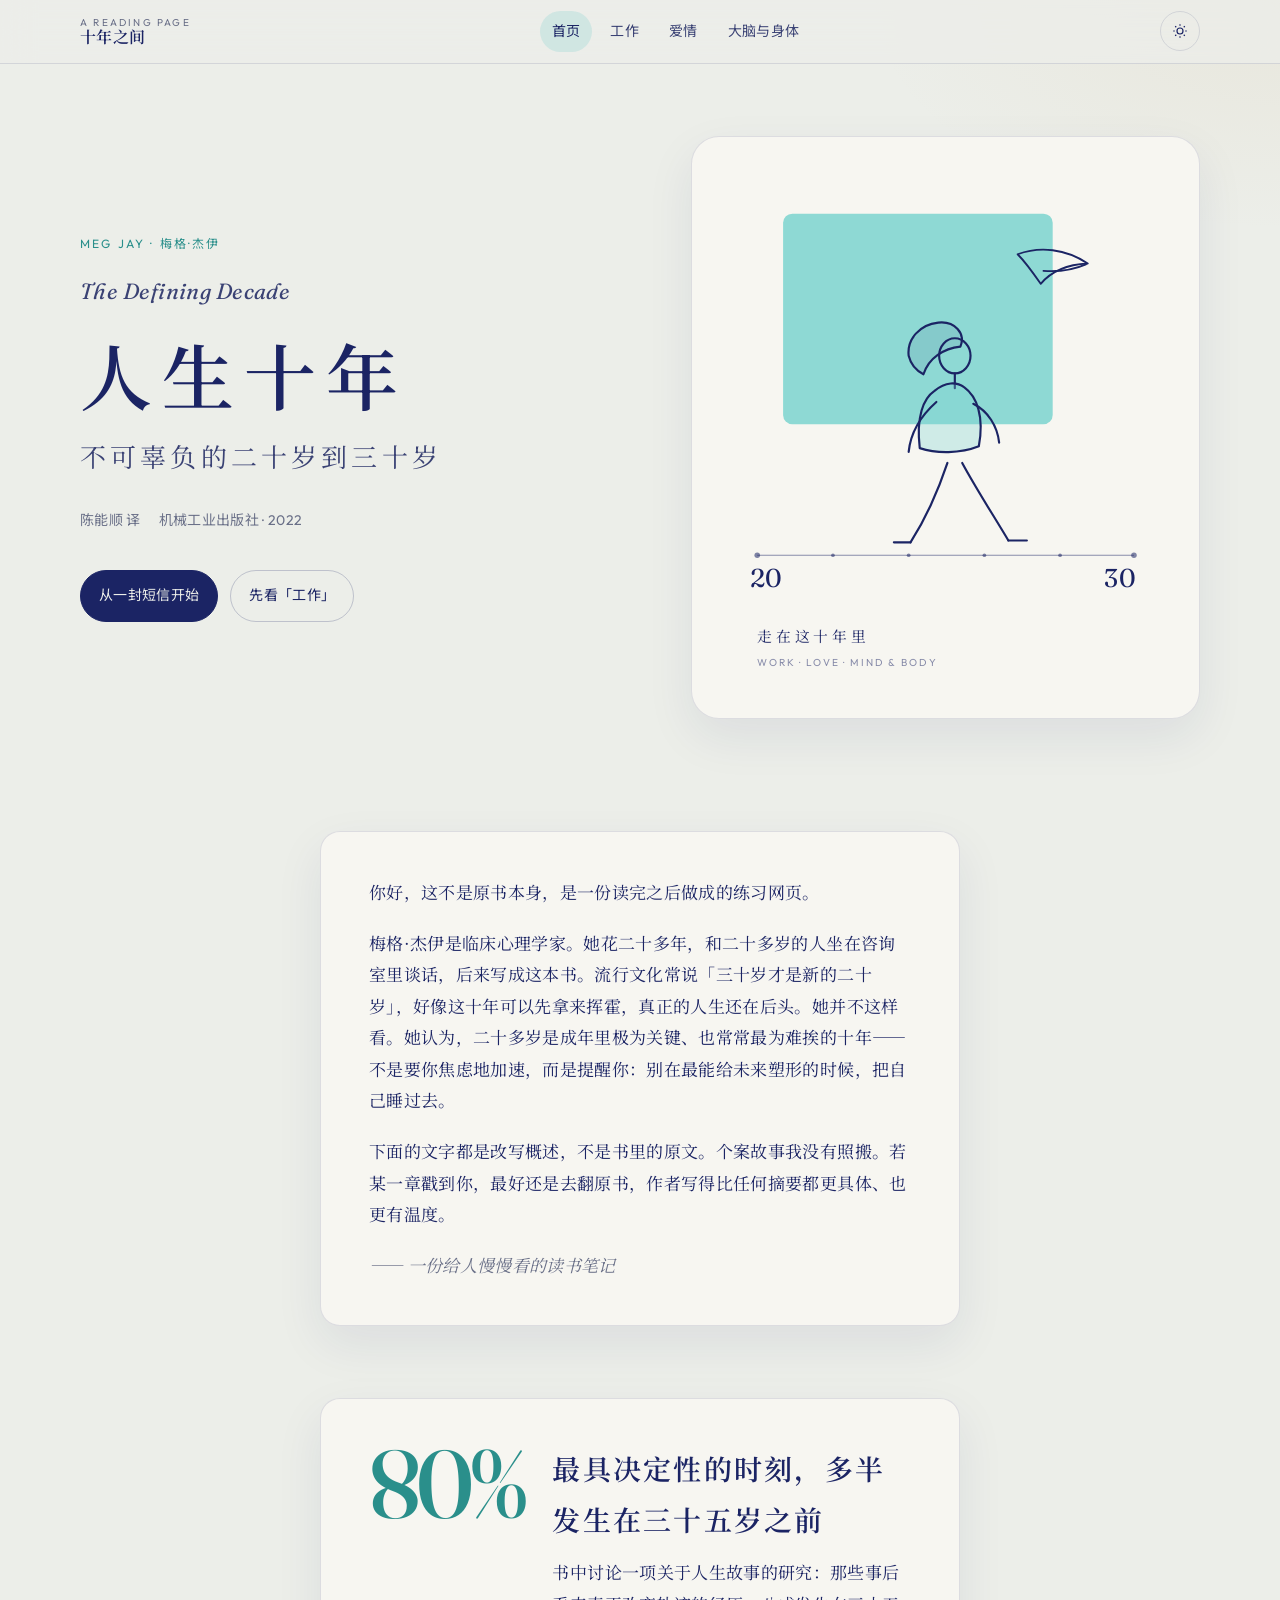
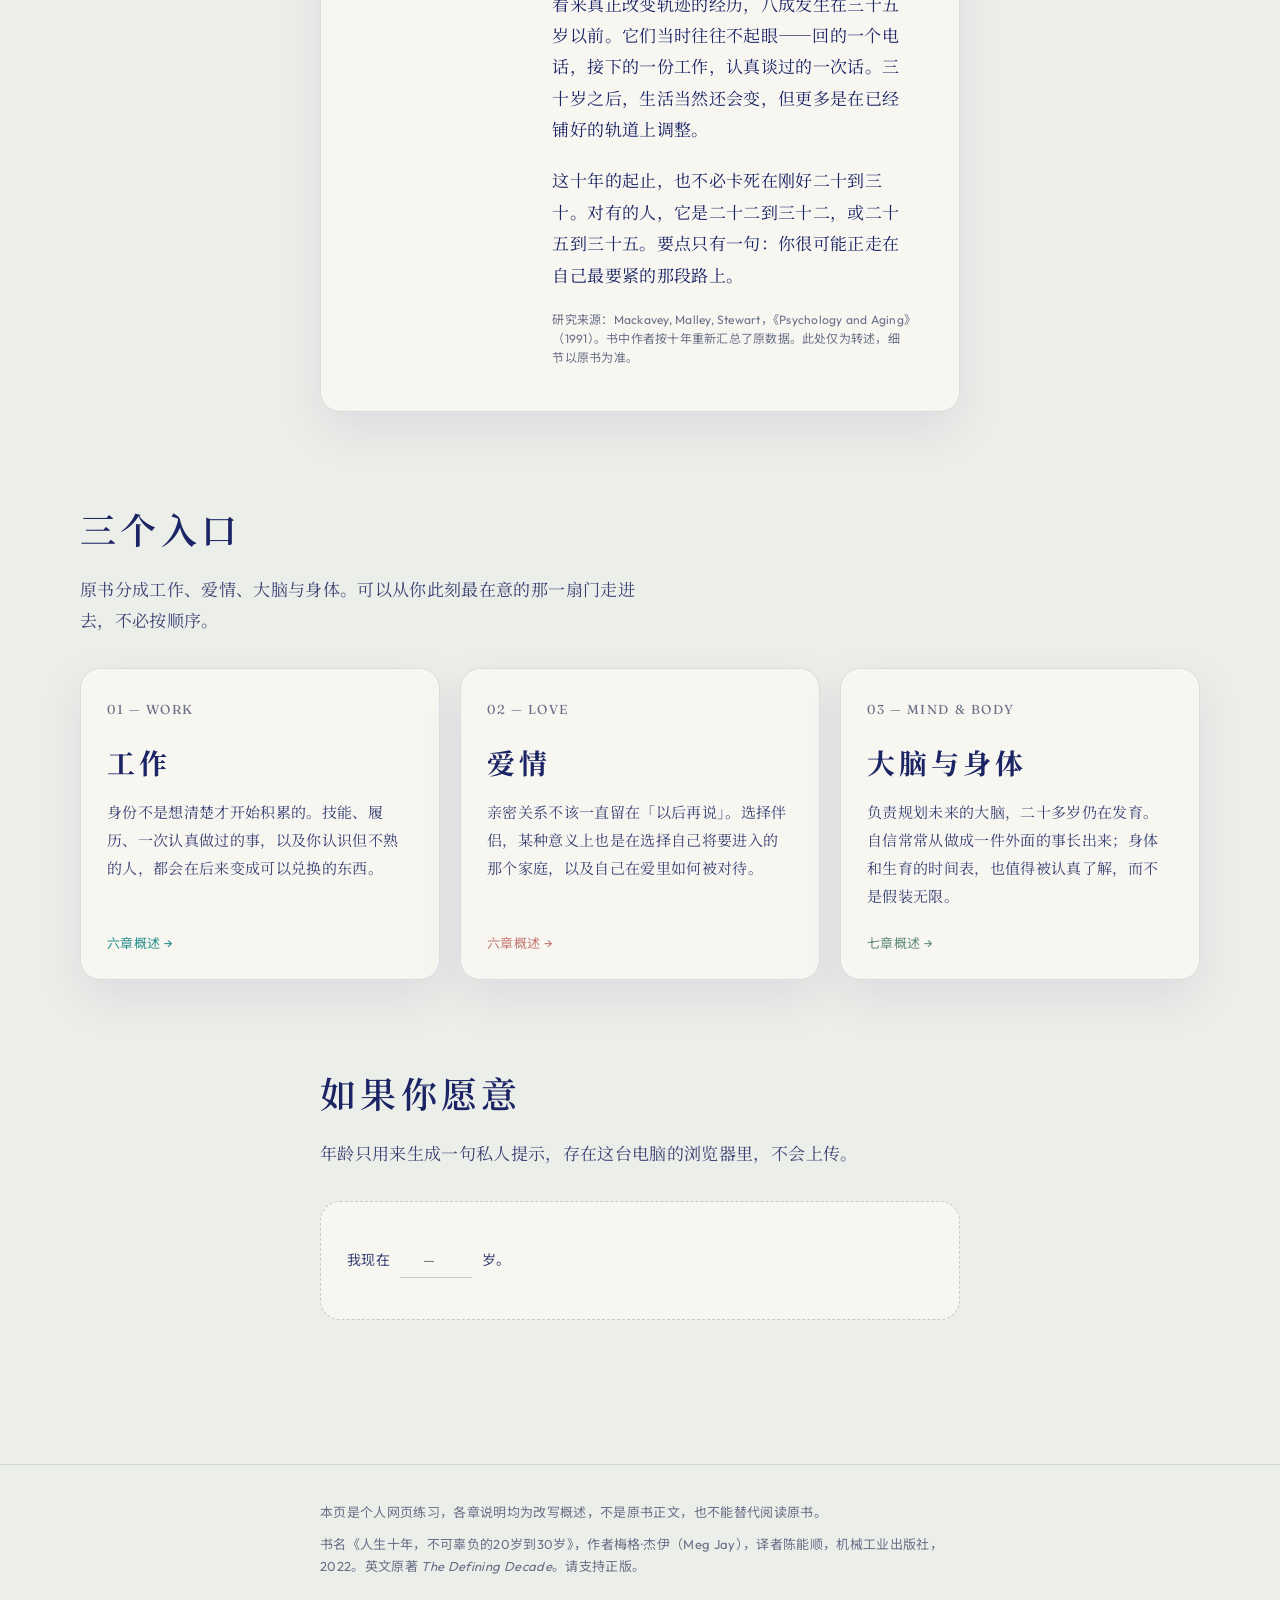
<file: index.html>
<!DOCTYPE html>
<html lang="zh-CN">
<head>
  <meta charset="UTF-8">
  <meta name="viewport" content="width=device-width, initial-scale=1">
  <title>十年之间 · 《人生十年，不可辜负的20岁到30岁》读书页</title>
  <meta name="description" content="一份关于梅格·杰伊《人生十年》的温暖读书网页：用自己的话概述工作、爱情、大脑与身体，供个人阅读练习。">
  <!-- 从 Google Fonts 加载中英文字体：衬线正文 + 英文书名 + 无衬线导航 -->
  <link rel="preconnect" href="https://fonts.googleapis.com">
  <link rel="preconnect" href="https://fonts.gstatic.com" crossorigin>
  <link href="https://fonts.googleapis.com/css2?family=Fraunces:ital,opsz,wght@0,9..144,400;0,9..144,500;1,9..144,400&family=Noto+Sans+SC:wght@400;500&family=Noto+Serif+SC:wght@400;600&family=Outfit:wght@400;500&display=swap" rel="stylesheet">
  <link rel="stylesheet" href="css/style.css">
</head>
<body>
  <header class="site-header">
    <div class="wrap">
      <a class="brand" href="index.html">
        <span class="brand-kicker">A reading page</span>
        <span class="brand-name">十年之间</span>
      </a>
      <nav class="nav" aria-label="栏目">
        <a href="index.html" aria-current="page">首页</a>
        <a href="work.html">工作</a>
        <a href="love.html">爱情</a>
        <a href="mind.html">大脑与身体</a>
      </nav>
      <div style="display:flex;gap:8px;align-items:center;">
        <button class="icon-btn" type="button" data-theme-toggle aria-label="切换夜间模式">
          <!-- 一个图标两用：日间看得到月亮，夜间看得到太阳，用 CSS 当前颜色描边 -->
          <svg width="18" height="18" viewBox="0 0 24 24" fill="none" stroke="currentColor" stroke-width="1.6" aria-hidden="true">
            <circle cx="12" cy="12" r="4"></circle>
            <path d="M12 3v2M12 19v2M3 12h2M19 12h2M5.6 5.6l1.4 1.4M17 17l1.4 1.4M18.4 5.6L17 7M7 17l-1.4 1.4"></path>
          </svg>
        </button>
        <button class="icon-btn menu-btn" type="button" data-menu-toggle aria-label="打开菜单" aria-expanded="false">
          <svg width="18" height="18" viewBox="0 0 24 24" fill="none" stroke="currentColor" stroke-width="1.6" aria-hidden="true">
            <path d="M4 7h16M4 12h16M4 17h16"></path>
          </svg>
        </button>
      </div>
    </div>
  </header>

  <main>
    <section class="hero wrap">
      <!-- 左侧：书名与邀请 -->
      <div class="reveal">
        <p class="eyebrow">Meg Jay · 梅格·杰伊</p>
        <p class="hero-en">The Defining Decade</p>
        <h1>人生十年</h1>
        <p class="hero-sub">不可辜负的二十岁到三十岁</p>
        <p class="hero-meta">
          <span>陈能顺 译</span>
          <span>机械工业出版社 · 2022</span>
        </p>
        <div class="cta-row">
          <a class="btn btn-solid" href="#letter">从一封短信开始</a>
          <a class="btn" href="work.html">先看「工作」</a>
        </div>
      </div>

      <!-- 右侧：原创插画，气质向封面靠拢，但构图是新的，不复制原书封面 -->
      <div class="hero-art reveal" aria-hidden="true">
        <svg viewBox="0 0 480 560" xmlns="http://www.w3.org/2000/svg">
          <!-- 一块像窗口的颜色，向原书封面的青绿色靠近，但构图是新的 -->
          <rect x="64" y="44" width="292" height="228" rx="10" fill="#7ad4cf" opacity="0.84"></rect>

          <!-- 向三十岁方向飞去的鸟 -->
          <g fill="none" stroke="currentColor" stroke-width="2" stroke-linecap="round" stroke-linejoin="round">
            <path d="M318 88c24-9 52-6 76 10-22 1-40 9-51 22-9-13-17-24-25-32z"></path>
            <path d="M346 106c14 1 30 0 46-7"></path>
          </g>

          <!-- 走在 20—30 这条线上的人：侧向迈步，比火柴人更完整一些 -->
          <g fill="none" stroke="currentColor" stroke-width="2.35" stroke-linecap="round" stroke-linejoin="round">
            <path d="M232 162c-20 2-34 18-32 36 2 8 8 16 16 20 6-18 22-28 40-30 6-14-6-28-24-26z" fill="currentColor" fill-opacity="0.08"></path>
            <ellipse cx="250" cy="198" rx="17" ry="19"></ellipse>
            <path d="M250 217v16"></path>
            <path d="M228 236c-12 8-20 28-16 62 18 6 44 6 64-2 6-32-2-54-16-64-8-6-20-6-32 4z" fill="#7ad4cf" fill-opacity="0.32"></path>
            <path d="M230 248c-18 16-28 34-30 54"></path>
            <path d="M270 250c16 8 26 24 28 42"></path>
            <path d="M242 314c-10 30-22 58-40 86"></path>
            <path d="M202 400h-18"></path>
            <path d="M258 314c14 26 32 54 50 84"></path>
            <path d="M308 398h20"></path>
          </g>

          <!-- 脚下的十年刻度 -->
          <line x1="36" y1="414" x2="444" y2="414" stroke="currentColor" stroke-width="1.2" opacity="0.5"></line>
          <g fill="currentColor" opacity="0.55">
            <circle cx="36" cy="414" r="3"></circle>
            <circle cx="118" cy="414" r="2"></circle>
            <circle cx="200" cy="414" r="2"></circle>
            <circle cx="282" cy="414" r="2"></circle>
            <circle cx="364" cy="414" r="2"></circle>
            <circle cx="444" cy="414" r="3"></circle>
          </g>
          <g font-family="Fraunces, Georgia, serif" fill="currentColor">
            <text x="28" y="448" font-size="28">20</text>
            <text x="412" y="448" font-size="28">30</text>
          </g>
          <text x="36" y="508" fill="currentColor" font-family="Noto Serif SC, serif" font-size="16" letter-spacing="4">走在这十年里</text>
          <text x="36" y="534" fill="currentColor" opacity="0.5" font-family="Outfit, sans-serif" font-size="11" letter-spacing="2">WORK · LOVE · MIND &amp; BODY</text>
        </svg>
      </div>
    </section>

    <section class="section" id="letter">
      <div class="narrow">
        <article class="letter reveal">
          <p>你好，这不是原书本身，是一份读完之后做成的练习网页。</p>
          <p>梅格·杰伊是临床心理学家。她花二十多年，和二十多岁的人坐在咨询室里谈话，后来写成这本书。流行文化常说「三十岁才是新的二十岁」，好像这十年可以先拿来挥霍，真正的人生还在后头。她并不这样看。她认为，二十多岁是成年里极为关键、也常常最为难挨的十年——不是要你焦虑地加速，而是提醒你：别在最能给未来塑形的时候，把自己睡过去。</p>
          <p>下面的文字都是改写概述，不是书里的原文。个案故事我没有照搬。若某一章戳到你，最好还是去翻原书，作者写得比任何摘要都更具体、也更有温度。</p>
          <p class="signed">—— 一份给人慢慢看的读书笔记</p>
        </article>
      </div>
    </section>

    <section class="section" style="padding-top:0;">
      <div class="narrow">
        <div class="letter fact reveal">
          <div class="fact-num">80%</div>
          <div>
            <h2 class="section-title" style="font-size:28px;letter-spacing:0.08em;">最具决定性的时刻，多半发生在三十五岁之前</h2>
            <p>书中讨论一项关于人生故事的研究：那些事后看来真正改变轨迹的经历，八成发生在三十五岁以前。它们当时往往不起眼——回的一个电话，接下的一份工作，认真谈过的一次话。三十岁之后，生活当然还会变，但更多是在已经铺好的轨道上调整。</p>
            <p>这十年的起止，也不必卡死在刚好二十到三十。对有的人，它是二十二到三十二，或二十五到三十五。要点只有一句：你很可能正走在自己最要紧的那段路上。</p>
            <small>研究来源：Mackavey, Malley, Stewart，《Psychology and Aging》（1991）。书中作者按十年重新汇总了原数据。此处仅为转述，细节以原书为准。</small>
          </div>
        </div>
      </div>
    </section>

    <section class="section" style="padding-top:12px;">
      <div class="wrap">
        <h2 class="section-title">三个入口</h2>
        <p class="section-lead">原书分成工作、爱情、大脑与身体。可以从你此刻最在意的那一扇门走进去，不必按顺序。</p>
        <div class="part-grid">
          <a class="part-card work reveal" href="work.html">
            <span class="n">01 — WORK</span>
            <h3>工作</h3>
            <p>身份不是想清楚才开始积累的。技能、履历、一次认真做过的事，以及你认识但不熟的人，都会在后来变成可以兑换的东西。</p>
            <span class="more">六章概述 →</span>
          </a>
          <a class="part-card love reveal" href="love.html">
            <span class="n">02 — LOVE</span>
            <h3>爱情</h3>
            <p>亲密关系不该一直留在「以后再说」。选择伴侣，某种意义上也是在选择自己将要进入的那个家庭，以及自己在爱里如何被对待。</p>
            <span class="more">六章概述 →</span>
          </a>
          <a class="part-card mind reveal" href="mind.html">
            <span class="n">03 — MIND &amp; BODY</span>
            <h3>大脑与身体</h3>
            <p>负责规划未来的大脑，二十多岁仍在发育。自信常常从做成一件外面的事长出来；身体和生育的时间表，也值得被认真了解，而不是假装无限。</p>
            <span class="more">七章概述 →</span>
          </a>
        </div>
      </div>
    </section>

    <section class="section" style="padding-top:8px;">
      <div class="narrow">
        <h2 class="section-title">如果你愿意</h2>
        <p class="section-lead">年龄只用来生成一句私人提示，存在这台电脑的浏览器里，不会上传。</p>
        <div class="note-box">
          <div class="age-row">
            <span>我现在</span>
            <input data-age type="number" min="1" max="99" inputmode="numeric" aria-label="年龄（可选）" placeholder="—">
            <span>岁。</span>
          </div>
          <p class="age-msg" data-age-msg></p>
        </div>
      </div>
    </section>
  </main>

  <footer class="site-footer">
    <div class="narrow">
      <p>本页是个人网页练习，各章说明均为改写概述，不是原书正文，也不能替代阅读原书。</p>
      <p>书名《人生十年，不可辜负的20岁到30岁》，作者梅格·杰伊（Meg Jay），译者陈能顺，机械工业出版社，2022。英文原著 <i>The Defining Decade</i>。请支持正版。</p>
    </div>
  </footer>
  <script src="js/main.js"></script>
</body>
</html>
</file>
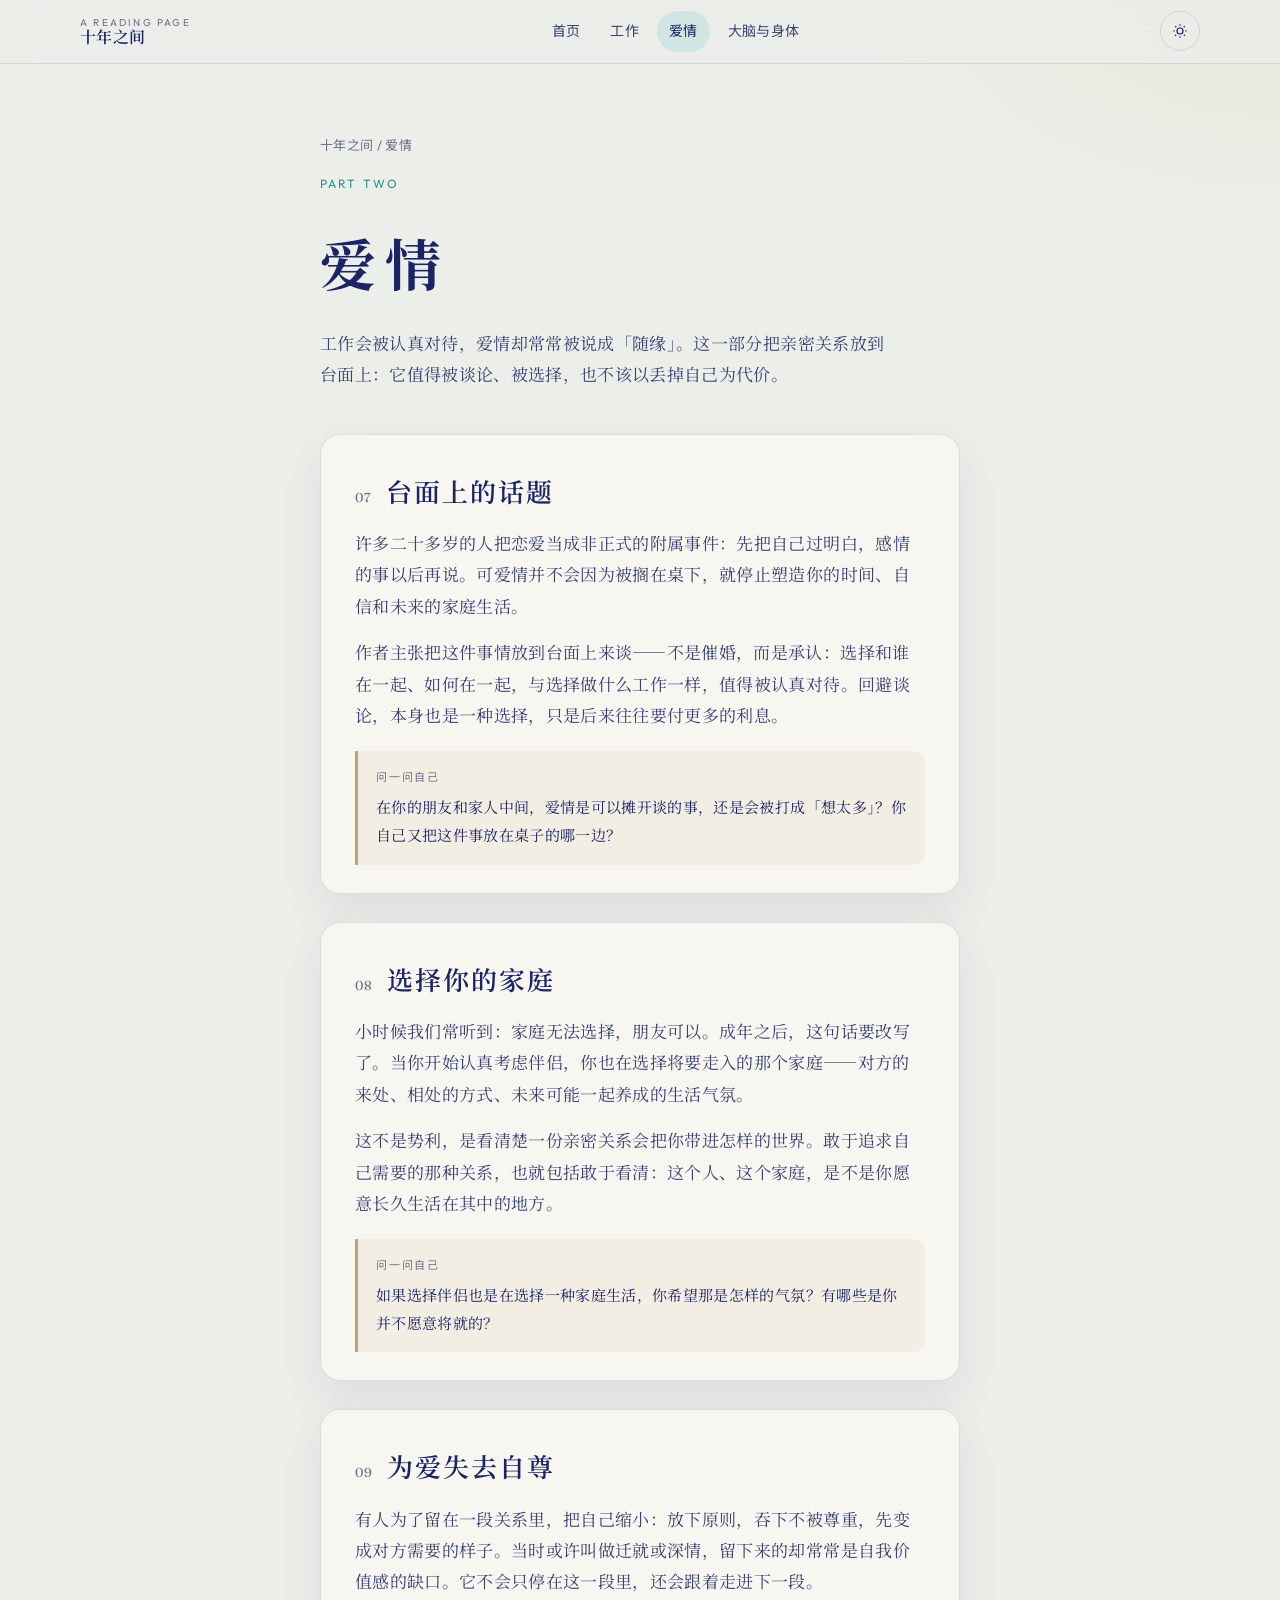
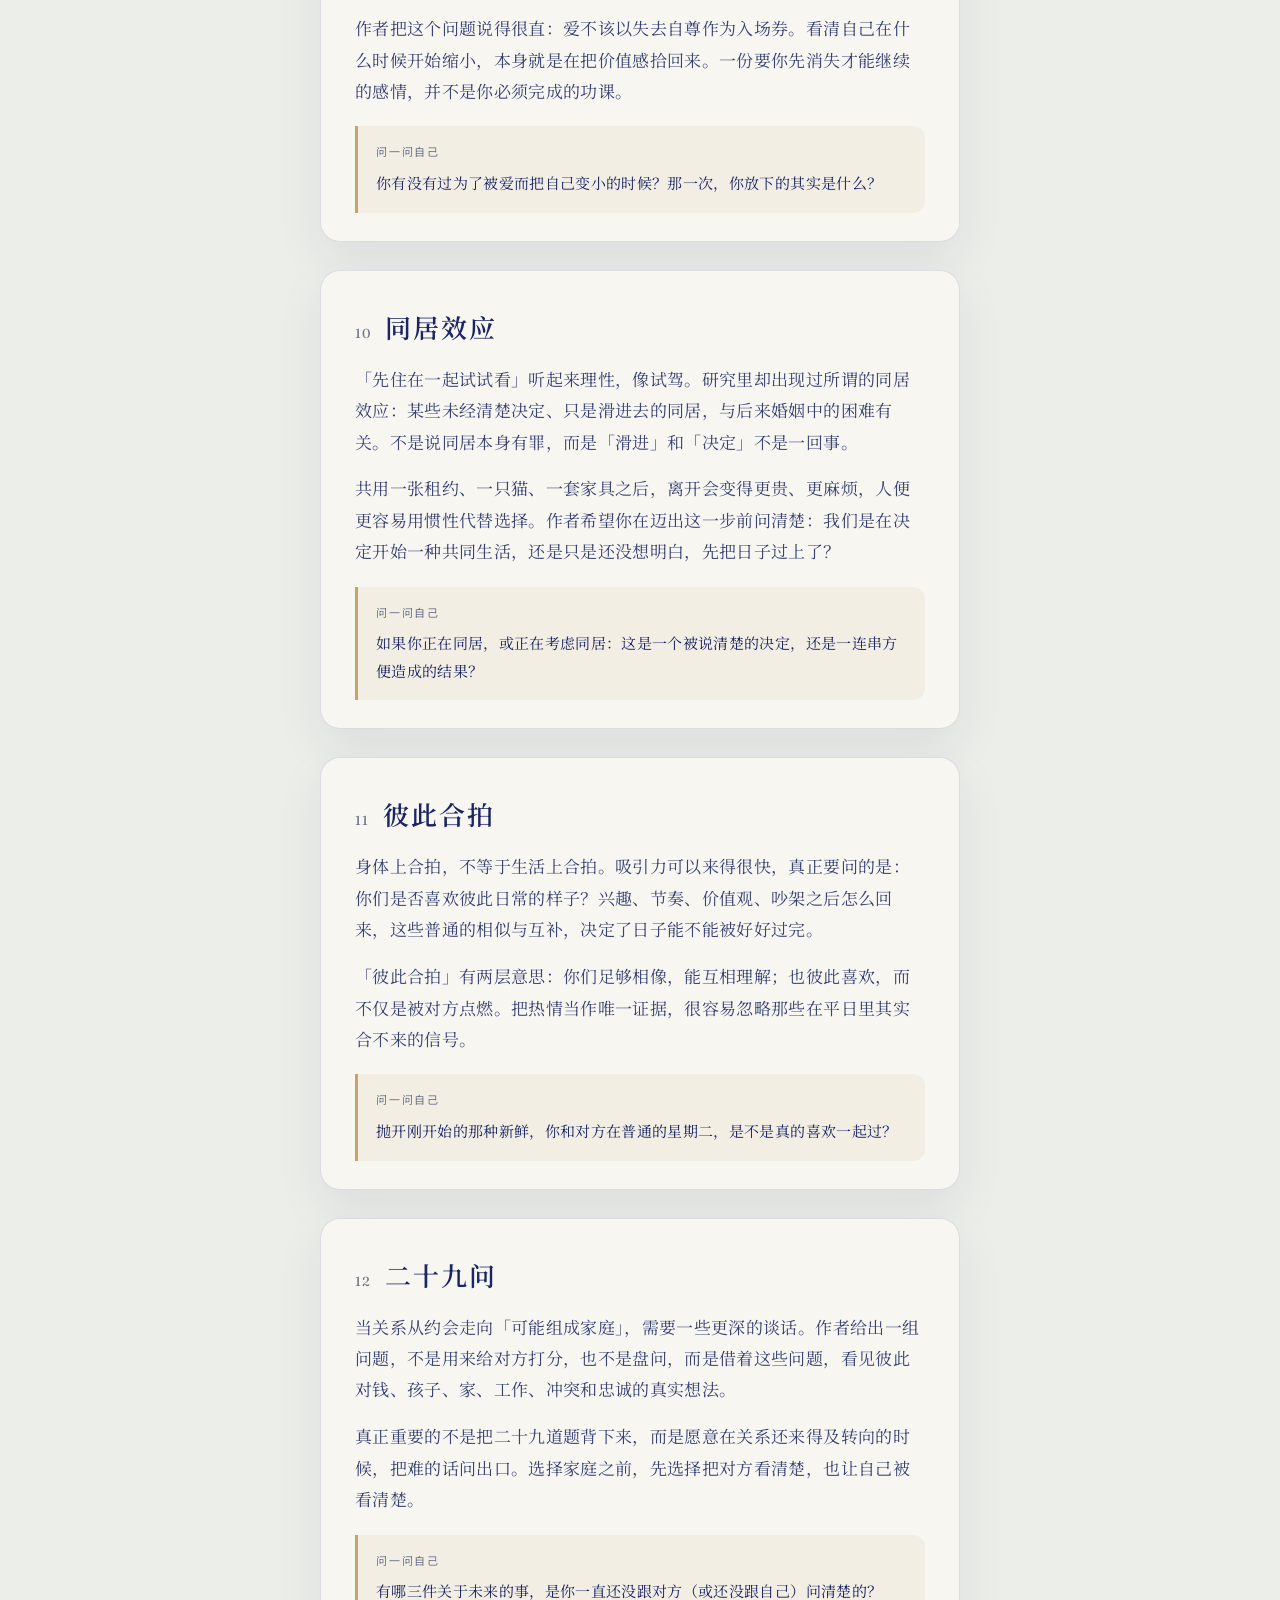
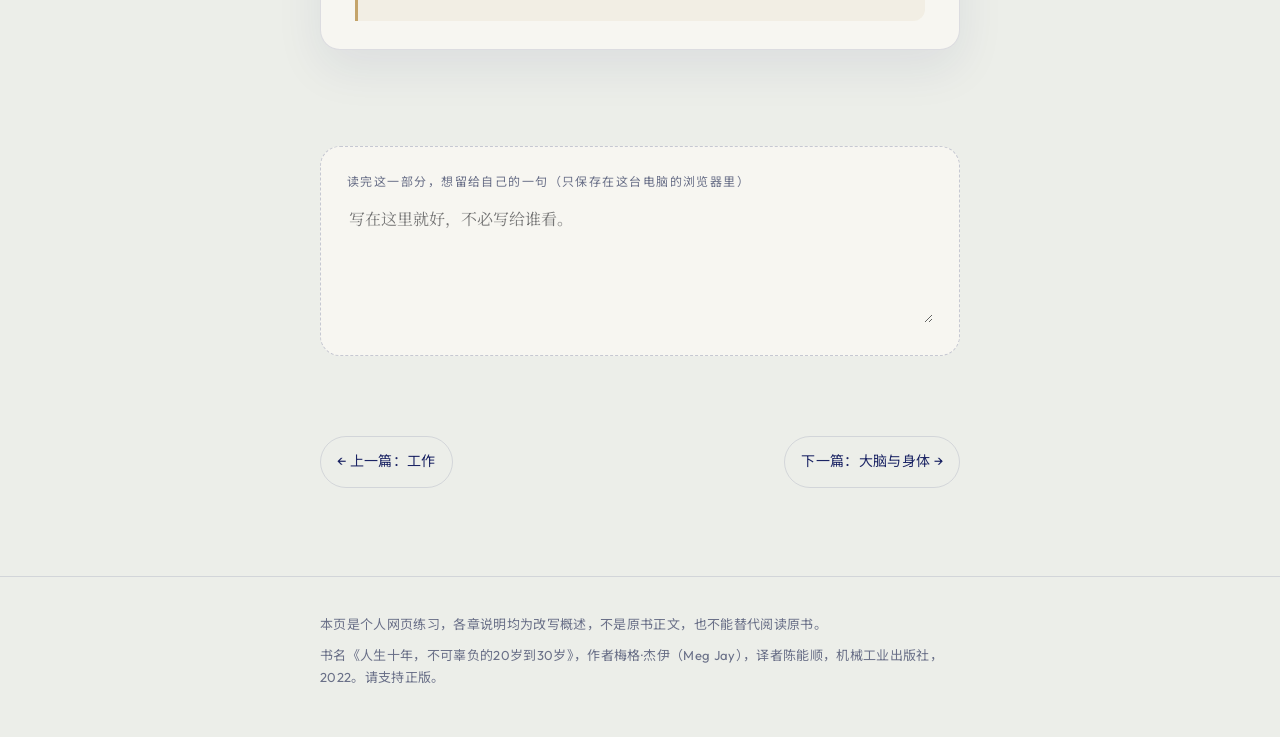
<file: love.html>
<!DOCTYPE html>
<html lang="zh-CN">
<head>
  <meta charset="UTF-8">
  <meta name="viewport" content="width=device-width, initial-scale=1">
  <title>爱情 · 十年之间</title>
  <link rel="preconnect" href="https://fonts.googleapis.com">
  <link rel="preconnect" href="https://fonts.gstatic.com" crossorigin>
  <link href="https://fonts.googleapis.com/css2?family=Fraunces:ital,opsz,wght@0,9..144,400;0,9..144,500;1,9..144,400&family=Noto+Sans+SC:wght@400;500&family=Noto+Serif+SC:wght@400;600&family=Outfit:wght@400;500&display=swap" rel="stylesheet">
  <link rel="stylesheet" href="css/style.css">
</head>
<body>
  <header class="site-header">
    <div class="wrap">
      <a class="brand" href="index.html">
        <span class="brand-kicker">A reading page</span>
        <span class="brand-name">十年之间</span>
      </a>
      <nav class="nav" aria-label="栏目">
        <a href="index.html">首页</a>
        <a href="work.html">工作</a>
        <a href="love.html" aria-current="page">爱情</a>
        <a href="mind.html">大脑与身体</a>
      </nav>
      <div style="display:flex;gap:8px;align-items:center;">
        <button class="icon-btn" type="button" data-theme-toggle aria-label="切换夜间模式">
          <svg width="18" height="18" viewBox="0 0 24 24" fill="none" stroke="currentColor" stroke-width="1.6" aria-hidden="true">
            <circle cx="12" cy="12" r="4"></circle>
            <path d="M12 3v2M12 19v2M3 12h2M19 12h2M5.6 5.6l1.4 1.4M17 17l1.4 1.4M18.4 5.6L17 7M7 17l-1.4 1.4"></path>
          </svg>
        </button>
        <button class="icon-btn menu-btn" type="button" data-menu-toggle aria-label="打开菜单" aria-expanded="false">
          <svg width="18" height="18" viewBox="0 0 24 24" fill="none" stroke="currentColor" stroke-width="1.6" aria-hidden="true">
            <path d="M4 7h16M4 12h16M4 17h16"></path>
          </svg>
        </button>
      </div>
    </div>
  </header>

  <main>
    <header class="part-hero narrow">
      <p class="crumb"><a href="index.html">十年之间</a> / 爱情</p>
      <p class="eyebrow">PART TWO</p>
      <h1>爱情</h1>
      <p class="section-lead">工作会被认真对待，爱情却常常被说成「随缘」。这一部分把亲密关系放到台面上：它值得被谈论、被选择，也不该以丢掉自己为代价。</p>
    </header>

    <div class="chapters narrow">
      <article class="chapter reveal" id="c7">
        <div class="chapter-head">
          <span class="chap-no">07</span>
          <h2>台面上的话题</h2>
        </div>
        <p>许多二十多岁的人把恋爱当成非正式的附属事件：先把自己过明白，感情的事以后再说。可爱情并不会因为被搁在桌下，就停止塑造你的时间、自信和未来的家庭生活。</p>
        <p>作者主张把这件事情放到台面上来谈——不是催婚，而是承认：选择和谁在一起、如何在一起，与选择做什么工作一样，值得被认真对待。回避谈论，本身也是一种选择，只是后来往往要付更多的利息。</p>
        <div class="ask">
          <span class="ask-label">问一问自己</span>
          在你的朋友和家人中间，爱情是可以摊开谈的事，还是会被打成「想太多」？你自己又把这件事放在桌子的哪一边？
        </div>
      </article>

      <article class="chapter reveal" id="c8">
        <div class="chapter-head">
          <span class="chap-no">08</span>
          <h2>选择你的家庭</h2>
        </div>
        <p>小时候我们常听到：家庭无法选择，朋友可以。成年之后，这句话要改写了。当你开始认真考虑伴侣，你也在选择将要走入的那个家庭——对方的来处、相处的方式、未来可能一起养成的生活气氛。</p>
        <p>这不是势利，是看清楚一份亲密关系会把你带进怎样的世界。敢于追求自己需要的那种关系，也就包括敢于看清：这个人、这个家庭，是不是你愿意长久生活在其中的地方。</p>
        <div class="ask">
          <span class="ask-label">问一问自己</span>
          如果选择伴侣也是在选择一种家庭生活，你希望那是怎样的气氛？有哪些是你并不愿意将就的？
        </div>
      </article>

      <article class="chapter reveal" id="c9">
        <div class="chapter-head">
          <span class="chap-no">09</span>
          <h2>为爱失去自尊</h2>
        </div>
        <p>有人为了留在一段关系里，把自己缩小：放下原则，吞下不被尊重，先变成对方需要的样子。当时或许叫做迁就或深情，留下来的却常常是自我价值感的缺口。它不会只停在这一段里，还会跟着走进下一段。</p>
        <p>作者把这个问题说得很直：爱不该以失去自尊作为入场券。看清自己在什么时候开始缩小，本身就是在把价值感拾回来。一份要你先消失才能继续的感情，并不是你必须完成的功课。</p>
        <div class="ask">
          <span class="ask-label">问一问自己</span>
          你有没有过为了被爱而把自己变小的时候？那一次，你放下的其实是什么？
        </div>
      </article>

      <article class="chapter reveal" id="c10">
        <div class="chapter-head">
          <span class="chap-no">10</span>
          <h2>同居效应</h2>
        </div>
        <p>「先住在一起试试看」听起来理性，像试驾。研究里却出现过所谓的同居效应：某些未经清楚决定、只是滑进去的同居，与后来婚姻中的困难有关。不是说同居本身有罪，而是「滑进」和「决定」不是一回事。</p>
        <p>共用一张租约、一只猫、一套家具之后，离开会变得更贵、更麻烦，人便更容易用惯性代替选择。作者希望你在迈出这一步前问清楚：我们是在决定开始一种共同生活，还是只是还没想明白，先把日子过上了？</p>
        <div class="ask">
          <span class="ask-label">问一问自己</span>
          如果你正在同居，或正在考虑同居：这是一个被说清楚的决定，还是一连串方便造成的结果？
        </div>
      </article>

      <article class="chapter reveal" id="c11">
        <div class="chapter-head">
          <span class="chap-no">11</span>
          <h2>彼此合拍</h2>
        </div>
        <p>身体上合拍，不等于生活上合拍。吸引力可以来得很快，真正要问的是：你们是否喜欢彼此日常的样子？兴趣、节奏、价值观、吵架之后怎么回来，这些普通的相似与互补，决定了日子能不能被好好过完。</p>
        <p>「彼此合拍」有两层意思：你们足够相像，能互相理解；也彼此喜欢，而不仅是被对方点燃。把热情当作唯一证据，很容易忽略那些在平日里其实合不来的信号。</p>
        <div class="ask">
          <span class="ask-label">问一问自己</span>
          抛开刚开始的那种新鲜，你和对方在普通的星期二，是不是真的喜欢一起过？
        </div>
      </article>

      <article class="chapter reveal" id="c12">
        <div class="chapter-head">
          <span class="chap-no">12</span>
          <h2>二十九问</h2>
        </div>
        <p>当关系从约会走向「可能组成家庭」，需要一些更深的谈话。作者给出一组问题，不是用来给对方打分，也不是盘问，而是借着这些问题，看见彼此对钱、孩子、家、工作、冲突和忠诚的真实想法。</p>
        <p>真正重要的不是把二十九道题背下来，而是愿意在关系还来得及转向的时候，把难的话问出口。选择家庭之前，先选择把对方看清楚，也让自己被看清楚。</p>
        <div class="ask">
          <span class="ask-label">问一问自己</span>
          有哪三件关于未来的事，是你一直还没跟对方（或还没跟自己）问清楚的？
        </div>
      </article>
    </div>

    <div class="narrow">
      <div class="note-box">
        <label for="note">读完这一部分，想留给自己的一句（只保存在这台电脑的浏览器里）</label>
        <textarea id="note" data-note="love.html" placeholder="写在这里就好，不必写给谁看。"></textarea>
      </div>
      <nav class="pager">
        <a href="work.html">← 上一篇：工作</a>
        <a href="mind.html">下一篇：大脑与身体 →</a>
      </nav>
    </div>
  </main>

  <footer class="site-footer">
    <div class="narrow">
      <p>本页是个人网页练习，各章说明均为改写概述，不是原书正文，也不能替代阅读原书。</p>
      <p>书名《人生十年，不可辜负的20岁到30岁》，作者梅格·杰伊（Meg Jay），译者陈能顺，机械工业出版社，2022。请支持正版。</p>
    </div>
  </footer>
  <script src="js/main.js"></script>
</body>
</html>
</file>
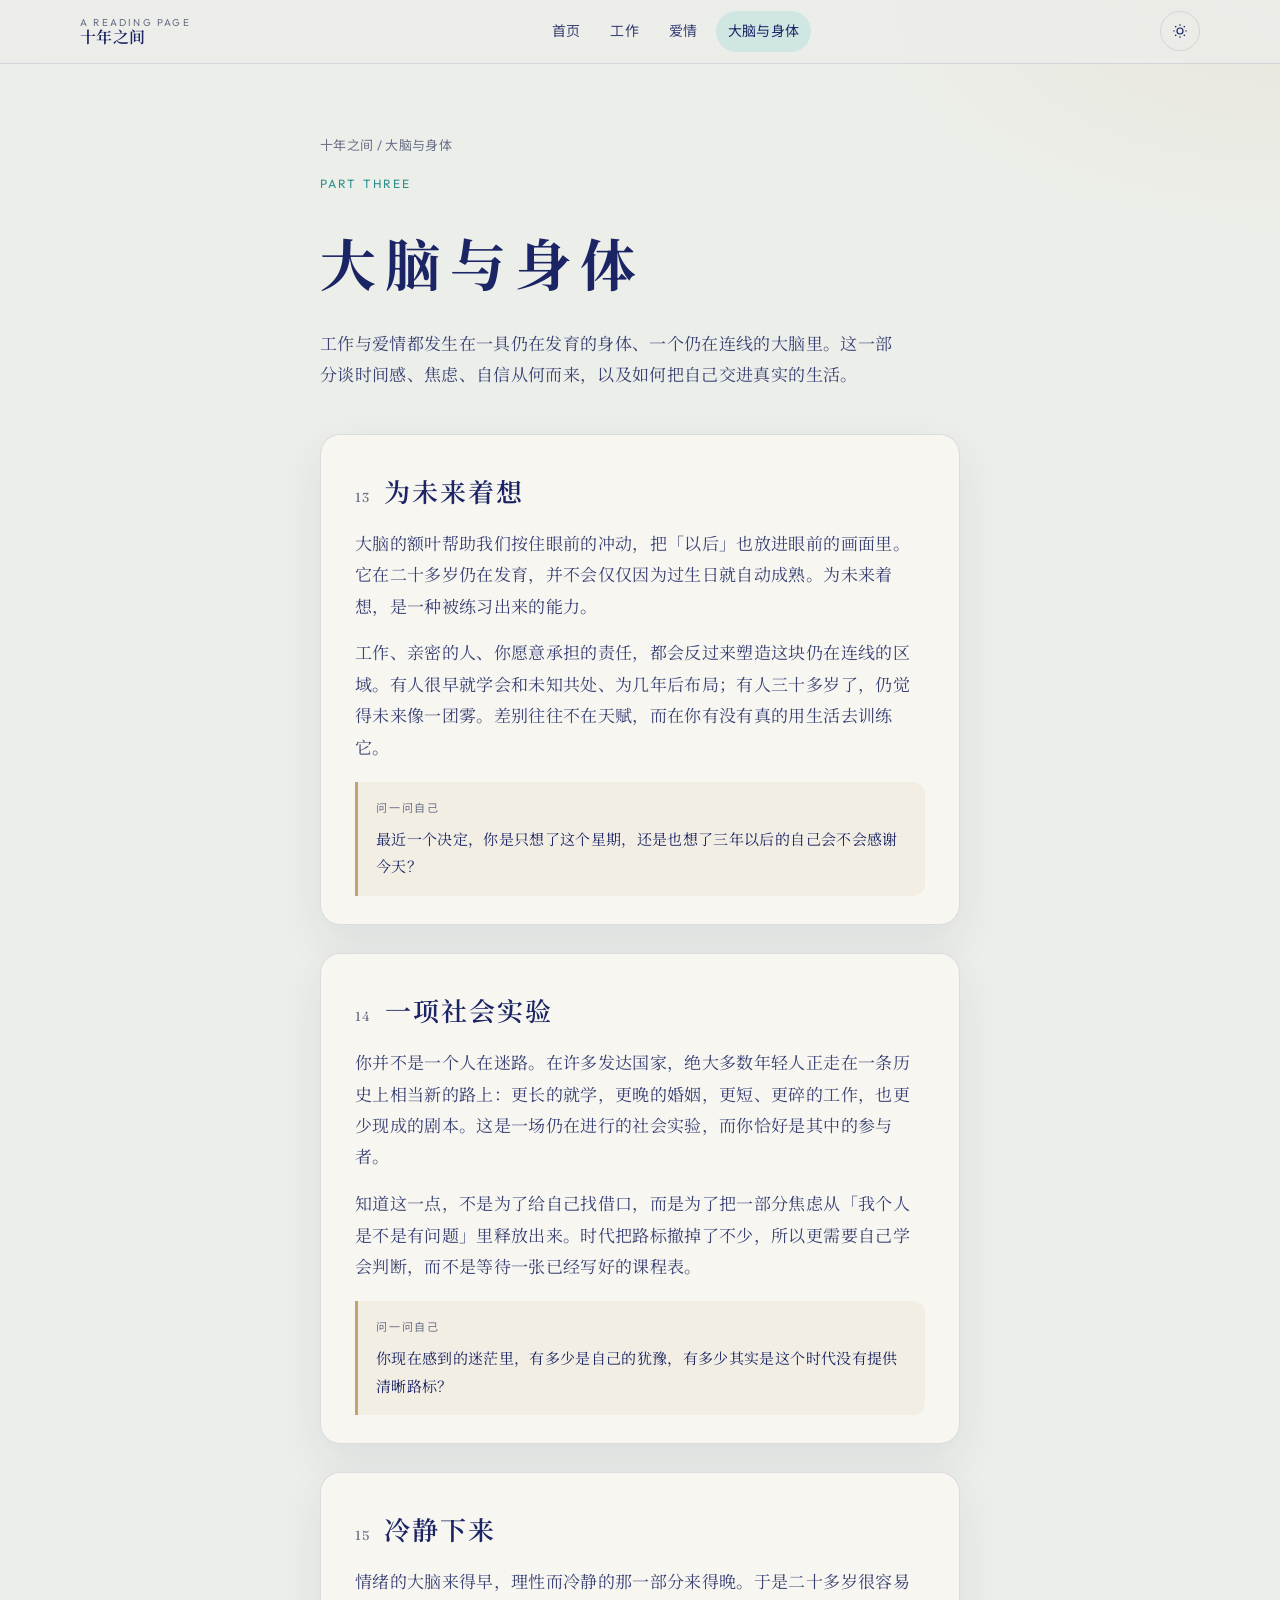
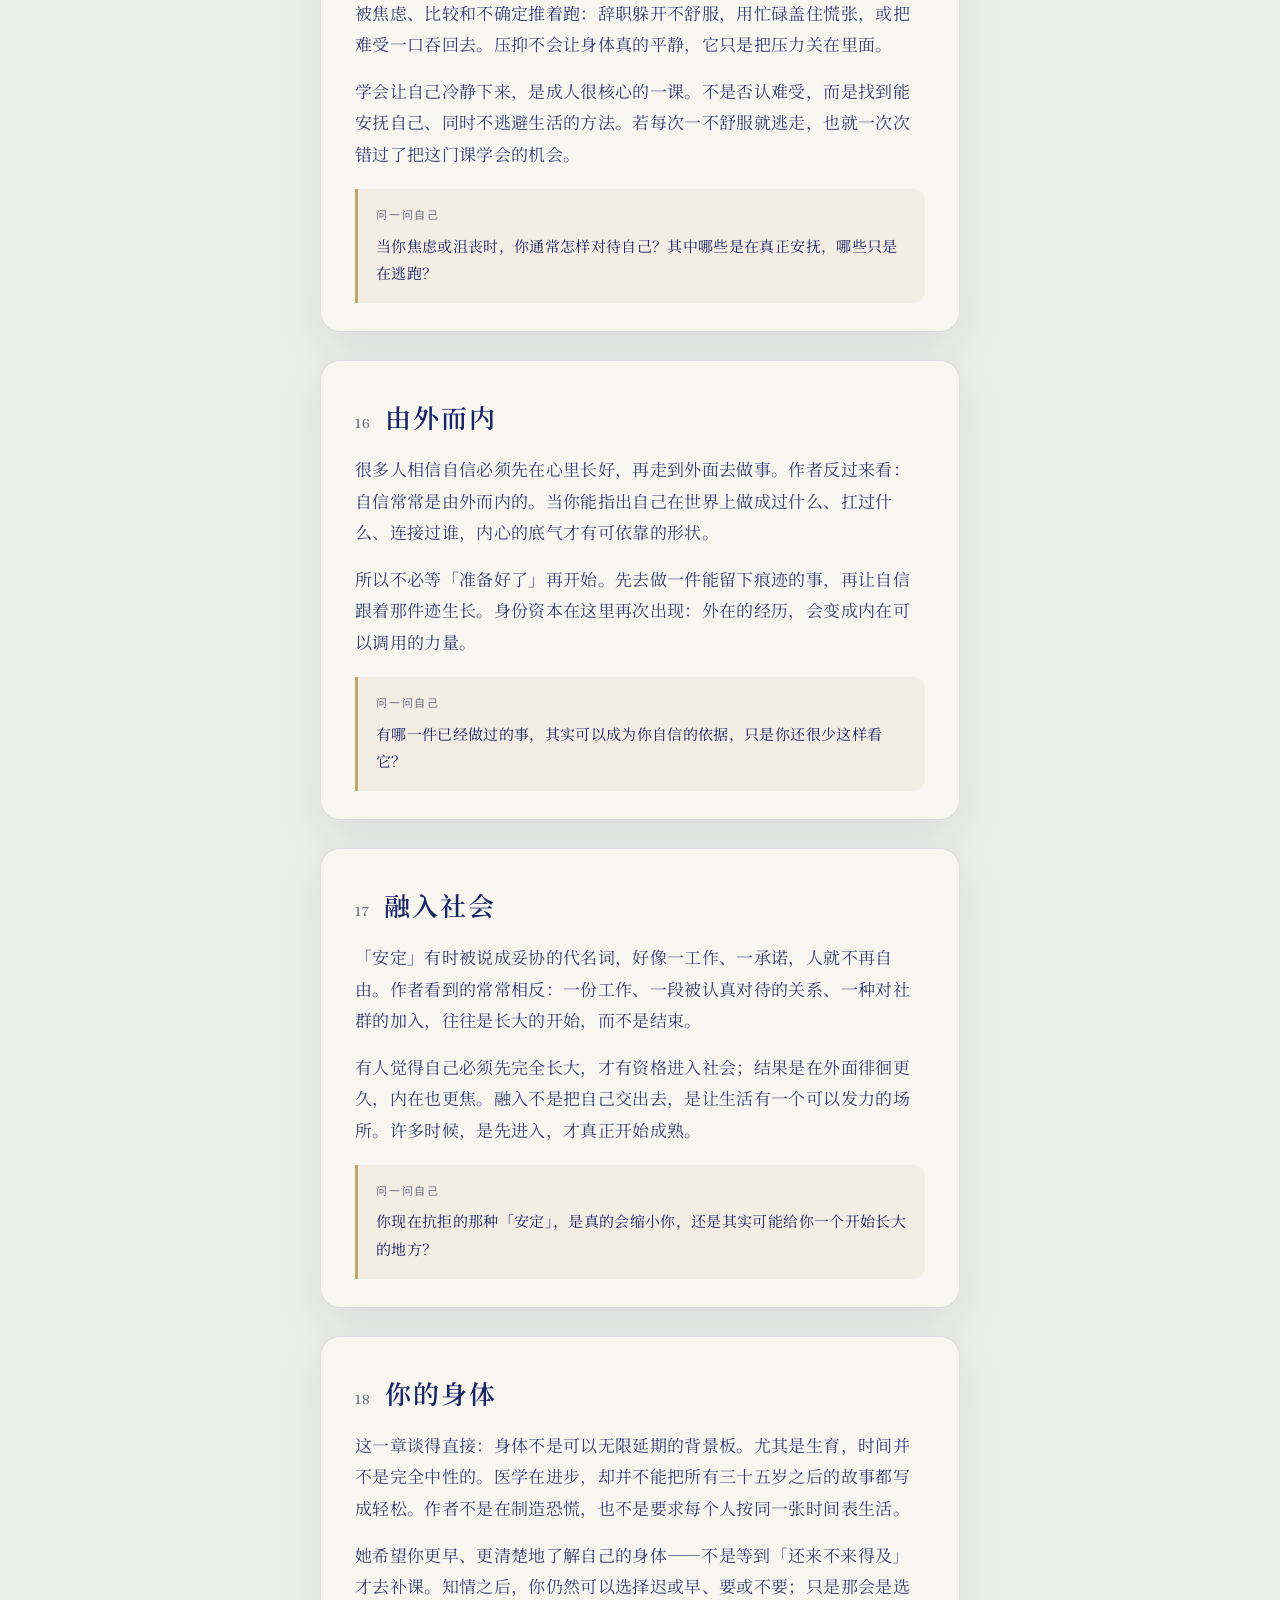
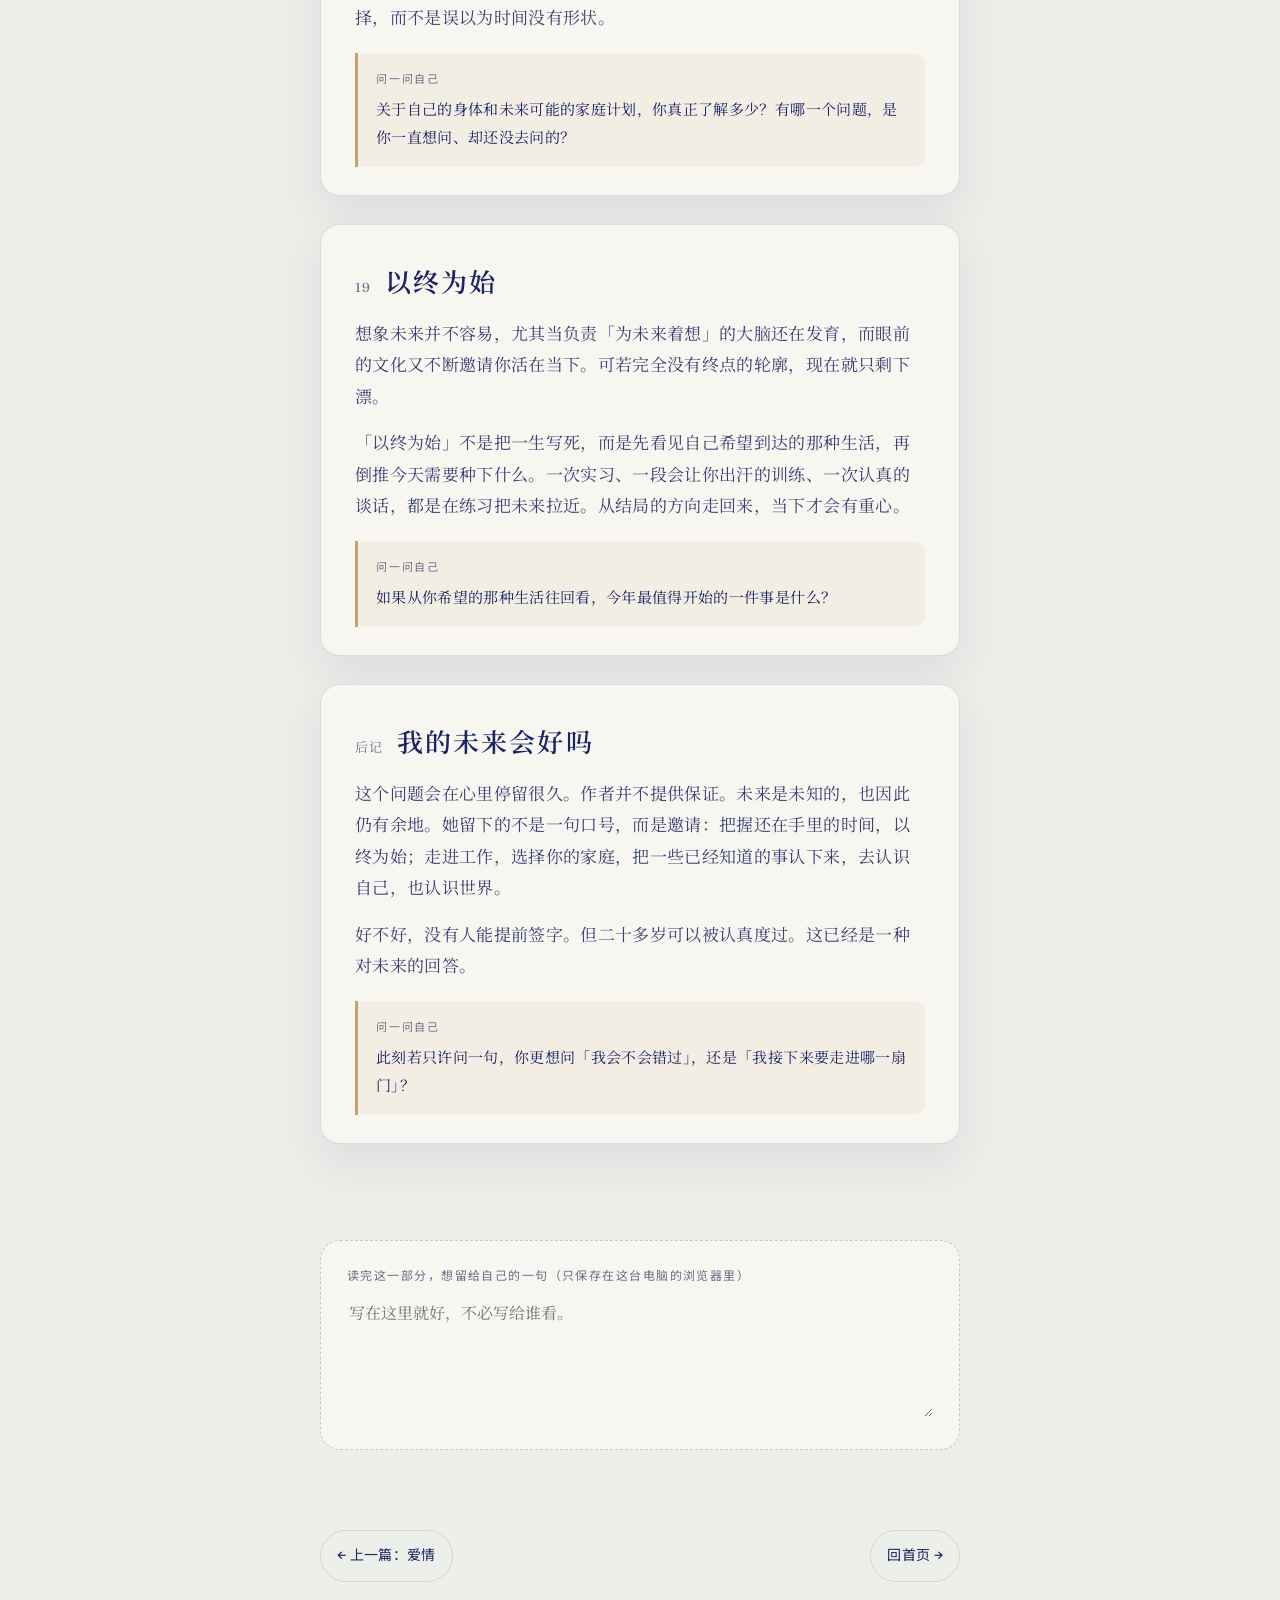
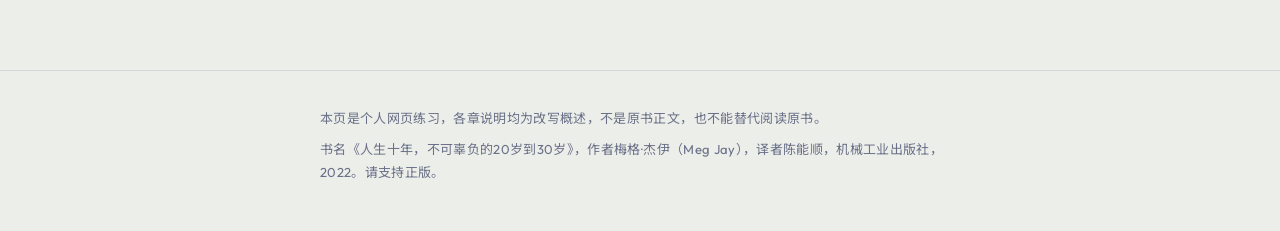
<file: mind.html>
<!DOCTYPE html>
<html lang="zh-CN">
<head>
  <meta charset="UTF-8">
  <meta name="viewport" content="width=device-width, initial-scale=1">
  <title>大脑与身体 · 十年之间</title>
  <link rel="preconnect" href="https://fonts.googleapis.com">
  <link rel="preconnect" href="https://fonts.gstatic.com" crossorigin>
  <link href="https://fonts.googleapis.com/css2?family=Fraunces:ital,opsz,wght@0,9..144,400;0,9..144,500;1,9..144,400&family=Noto+Sans+SC:wght@400;500&family=Noto+Serif+SC:wght@400;600&family=Outfit:wght@400;500&display=swap" rel="stylesheet">
  <link rel="stylesheet" href="css/style.css">
</head>
<body>
  <header class="site-header">
    <div class="wrap">
      <a class="brand" href="index.html">
        <span class="brand-kicker">A reading page</span>
        <span class="brand-name">十年之间</span>
      </a>
      <nav class="nav" aria-label="栏目">
        <a href="index.html">首页</a>
        <a href="work.html">工作</a>
        <a href="love.html">爱情</a>
        <a href="mind.html" aria-current="page">大脑与身体</a>
      </nav>
      <div style="display:flex;gap:8px;align-items:center;">
        <button class="icon-btn" type="button" data-theme-toggle aria-label="切换夜间模式">
          <svg width="18" height="18" viewBox="0 0 24 24" fill="none" stroke="currentColor" stroke-width="1.6" aria-hidden="true">
            <circle cx="12" cy="12" r="4"></circle>
            <path d="M12 3v2M12 19v2M3 12h2M19 12h2M5.6 5.6l1.4 1.4M17 17l1.4 1.4M18.4 5.6L17 7M7 17l-1.4 1.4"></path>
          </svg>
        </button>
        <button class="icon-btn menu-btn" type="button" data-menu-toggle aria-label="打开菜单" aria-expanded="false">
          <svg width="18" height="18" viewBox="0 0 24 24" fill="none" stroke="currentColor" stroke-width="1.6" aria-hidden="true">
            <path d="M4 7h16M4 12h16M4 17h16"></path>
          </svg>
        </button>
      </div>
    </div>
  </header>

  <main>
    <header class="part-hero narrow">
      <p class="crumb"><a href="index.html">十年之间</a> / 大脑与身体</p>
      <p class="eyebrow">PART THREE</p>
      <h1>大脑与身体</h1>
      <p class="section-lead">工作与爱情都发生在一具仍在发育的身体、一个仍在连线的大脑里。这一部分谈时间感、焦虑、自信从何而来，以及如何把自己交进真实的生活。</p>
    </header>

    <div class="chapters narrow">
      <article class="chapter reveal" id="c13">
        <div class="chapter-head">
          <span class="chap-no">13</span>
          <h2>为未来着想</h2>
        </div>
        <p>大脑的额叶帮助我们按住眼前的冲动，把「以后」也放进眼前的画面里。它在二十多岁仍在发育，并不会仅仅因为过生日就自动成熟。为未来着想，是一种被练习出来的能力。</p>
        <p>工作、亲密的人、你愿意承担的责任，都会反过来塑造这块仍在连线的区域。有人很早就学会和未知共处、为几年后布局；有人三十多岁了，仍觉得未来像一团雾。差别往往不在天赋，而在你有没有真的用生活去训练它。</p>
        <div class="ask">
          <span class="ask-label">问一问自己</span>
          最近一个决定，你是只想了这个星期，还是也想了三年以后的自己会不会感谢今天？
        </div>
      </article>

      <article class="chapter reveal" id="c14">
        <div class="chapter-head">
          <span class="chap-no">14</span>
          <h2>一项社会实验</h2>
        </div>
        <p>你并不是一个人在迷路。在许多发达国家，绝大多数年轻人正走在一条历史上相当新的路上：更长的就学，更晚的婚姻，更短、更碎的工作，也更少现成的剧本。这是一场仍在进行的社会实验，而你恰好是其中的参与者。</p>
        <p>知道这一点，不是为了给自己找借口，而是为了把一部分焦虑从「我个人是不是有问题」里释放出来。时代把路标撤掉了不少，所以更需要自己学会判断，而不是等待一张已经写好的课程表。</p>
        <div class="ask">
          <span class="ask-label">问一问自己</span>
          你现在感到的迷茫里，有多少是自己的犹豫，有多少其实是这个时代没有提供清晰路标？
        </div>
      </article>

      <article class="chapter reveal" id="c15">
        <div class="chapter-head">
          <span class="chap-no">15</span>
          <h2>冷静下来</h2>
        </div>
        <p>情绪的大脑来得早，理性而冷静的那一部分来得晚。于是二十多岁很容易被焦虑、比较和不确定推着跑：辞职躲开不舒服，用忙碌盖住慌张，或把难受一口吞回去。压抑不会让身体真的平静，它只是把压力关在里面。</p>
        <p>学会让自己冷静下来，是成人很核心的一课。不是否认难受，而是找到能安抚自己、同时不逃避生活的方法。若每次一不舒服就逃走，也就一次次错过了把这门课学会的机会。</p>
        <div class="ask">
          <span class="ask-label">问一问自己</span>
          当你焦虑或沮丧时，你通常怎样对待自己？其中哪些是在真正安抚，哪些只是在逃跑？
        </div>
      </article>

      <article class="chapter reveal" id="c16">
        <div class="chapter-head">
          <span class="chap-no">16</span>
          <h2>由外而内</h2>
        </div>
        <p>很多人相信自信必须先在心里长好，再走到外面去做事。作者反过来看：自信常常是由外而内的。当你能指出自己在世界上做成过什么、扛过什么、连接过谁，内心的底气才有可依靠的形状。</p>
        <p>所以不必等「准备好了」再开始。先去做一件能留下痕迹的事，再让自信跟着那件迹生长。身份资本在这里再次出现：外在的经历，会变成内在可以调用的力量。</p>
        <div class="ask">
          <span class="ask-label">问一问自己</span>
          有哪一件已经做过的事，其实可以成为你自信的依据，只是你还很少这样看它？
        </div>
      </article>

      <article class="chapter reveal" id="c17">
        <div class="chapter-head">
          <span class="chap-no">17</span>
          <h2>融入社会</h2>
        </div>
        <p>「安定」有时被说成妥协的代名词，好像一工作、一承诺，人就不再自由。作者看到的常常相反：一份工作、一段被认真对待的关系、一种对社群的加入，往往是长大的开始，而不是结束。</p>
        <p>有人觉得自己必须先完全长大，才有资格进入社会；结果是在外面徘徊更久，内在也更焦。融入不是把自己交出去，是让生活有一个可以发力的场所。许多时候，是先进入，才真正开始成熟。</p>
        <div class="ask">
          <span class="ask-label">问一问自己</span>
          你现在抗拒的那种「安定」，是真的会缩小你，还是其实可能给你一个开始长大的地方？
        </div>
      </article>

      <article class="chapter reveal" id="c18">
        <div class="chapter-head">
          <span class="chap-no">18</span>
          <h2>你的身体</h2>
        </div>
        <p>这一章谈得直接：身体不是可以无限延期的背景板。尤其是生育，时间并不是完全中性的。医学在进步，却并不能把所有三十五岁之后的故事都写成轻松。作者不是在制造恐慌，也不是要求每个人按同一张时间表生活。</p>
        <p>她希望你更早、更清楚地了解自己的身体——不是等到「还来不来得及」才去补课。知情之后，你仍然可以选择迟或早、要或不要；只是那会是选择，而不是误以为时间没有形状。</p>
        <div class="ask">
          <span class="ask-label">问一问自己</span>
          关于自己的身体和未来可能的家庭计划，你真正了解多少？有哪一个问题，是你一直想问、却还没去问的？
        </div>
      </article>

      <article class="chapter reveal" id="c19">
        <div class="chapter-head">
          <span class="chap-no">19</span>
          <h2>以终为始</h2>
        </div>
        <p>想象未来并不容易，尤其当负责「为未来着想」的大脑还在发育，而眼前的文化又不断邀请你活在当下。可若完全没有终点的轮廓，现在就只剩下漂。</p>
        <p>「以终为始」不是把一生写死，而是先看见自己希望到达的那种生活，再倒推今天需要种下什么。一次实习、一段会让你出汗的训练、一次认真的谈话，都是在练习把未来拉近。从结局的方向走回来，当下才会有重心。</p>
        <div class="ask">
          <span class="ask-label">问一问自己</span>
          如果从你希望的那种生活往回看，今年最值得开始的一件事是什么？
        </div>
      </article>

      <article class="chapter reveal" id="c20">
        <div class="chapter-head">
          <span class="chap-no">后记</span>
          <h2>我的未来会好吗</h2>
        </div>
        <p>这个问题会在心里停留很久。作者并不提供保证。未来是未知的，也因此仍有余地。她留下的不是一句口号，而是邀请：把握还在手里的时间，以终为始；走进工作，选择你的家庭，把一些已经知道的事认下来，去认识自己，也认识世界。</p>
        <p>好不好，没有人能提前签字。但二十多岁可以被认真度过。这已经是一种对未来的回答。</p>
        <div class="ask">
          <span class="ask-label">问一问自己</span>
          此刻若只许问一句，你更想问「我会不会错过」，还是「我接下来要走进哪一扇门」？
        </div>
      </article>
    </div>

    <div class="narrow">
      <div class="note-box">
        <label for="note">读完这一部分，想留给自己的一句（只保存在这台电脑的浏览器里）</label>
        <textarea id="note" data-note="mind.html" placeholder="写在这里就好，不必写给谁看。"></textarea>
      </div>
      <nav class="pager">
        <a href="love.html">← 上一篇：爱情</a>
        <a href="index.html">回首页 →</a>
      </nav>
    </div>
  </main>

  <footer class="site-footer">
    <div class="narrow">
      <p>本页是个人网页练习，各章说明均为改写概述，不是原书正文，也不能替代阅读原书。</p>
      <p>书名《人生十年，不可辜负的20岁到30岁》，作者梅格·杰伊（Meg Jay），译者陈能顺，机械工业出版社，2022。请支持正版。</p>
    </div>
  </footer>
  <script src="js/main.js"></script>
</body>
</html>
</file>
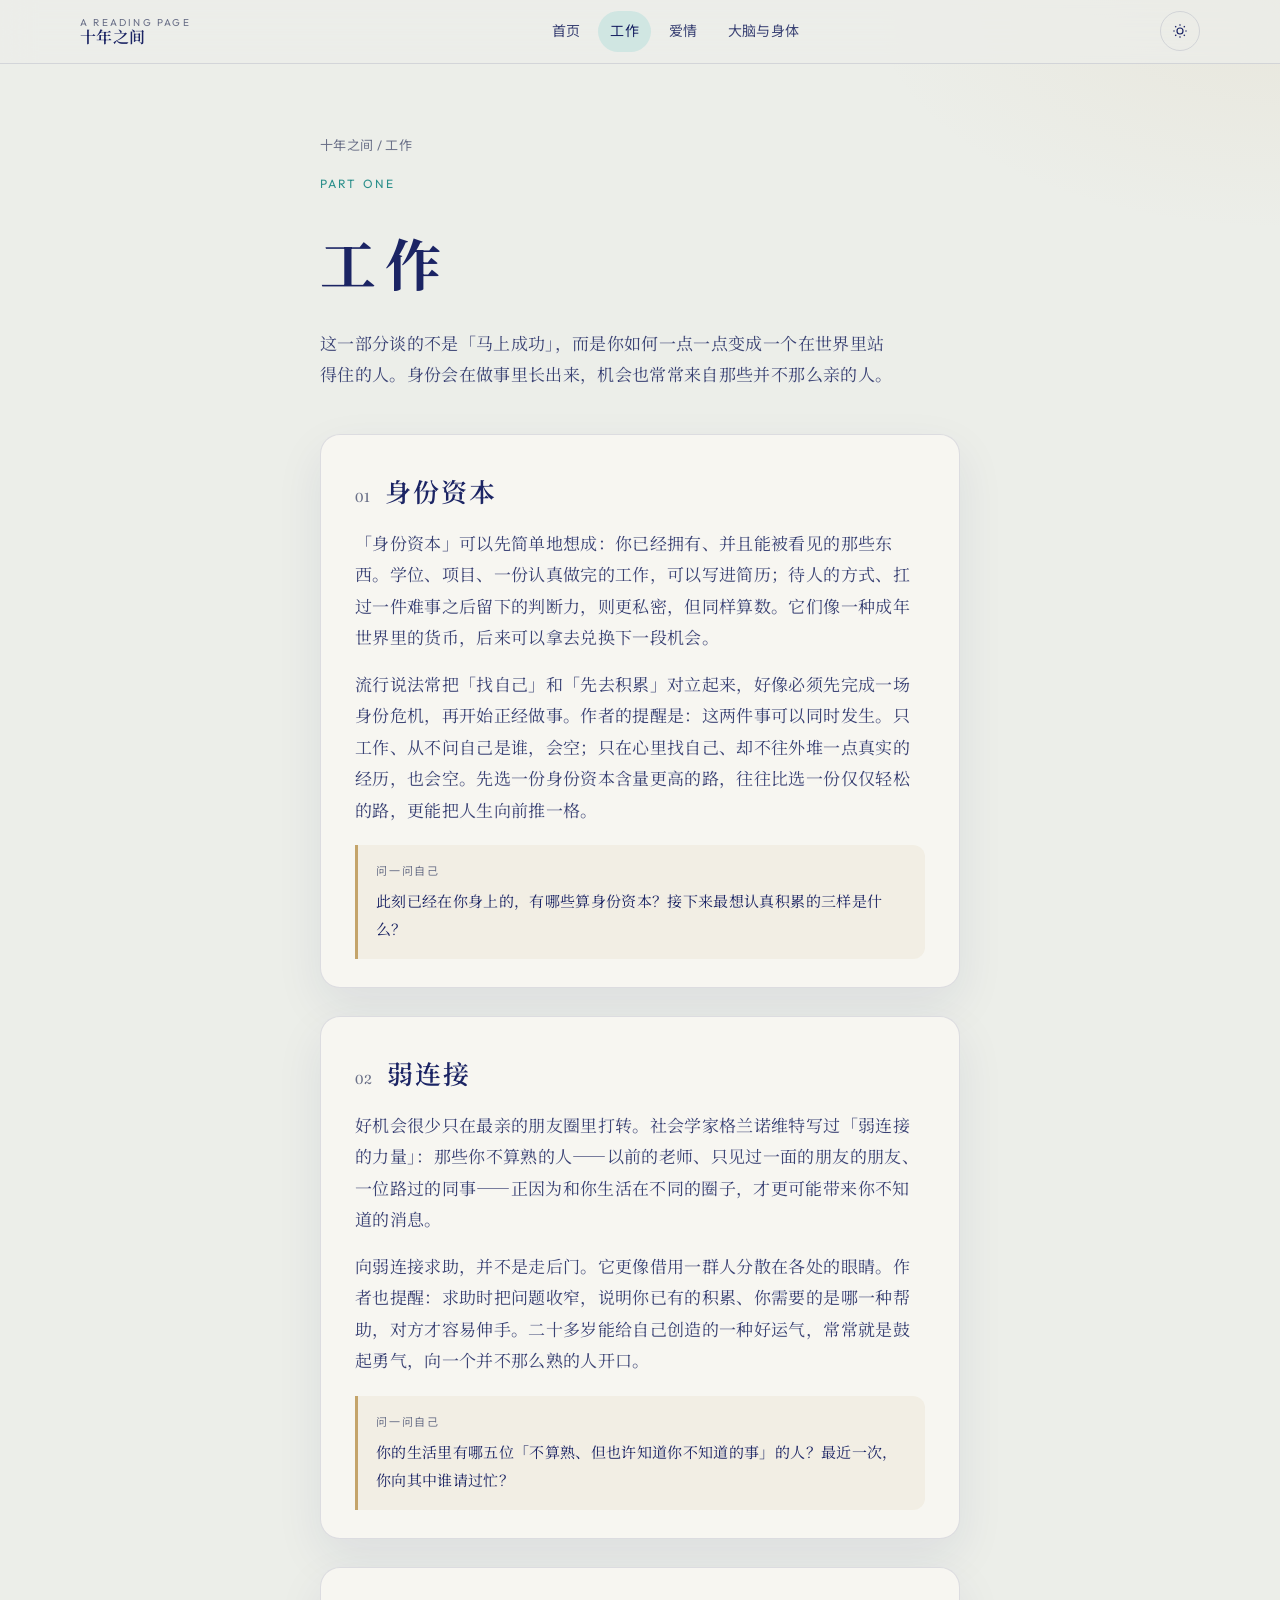
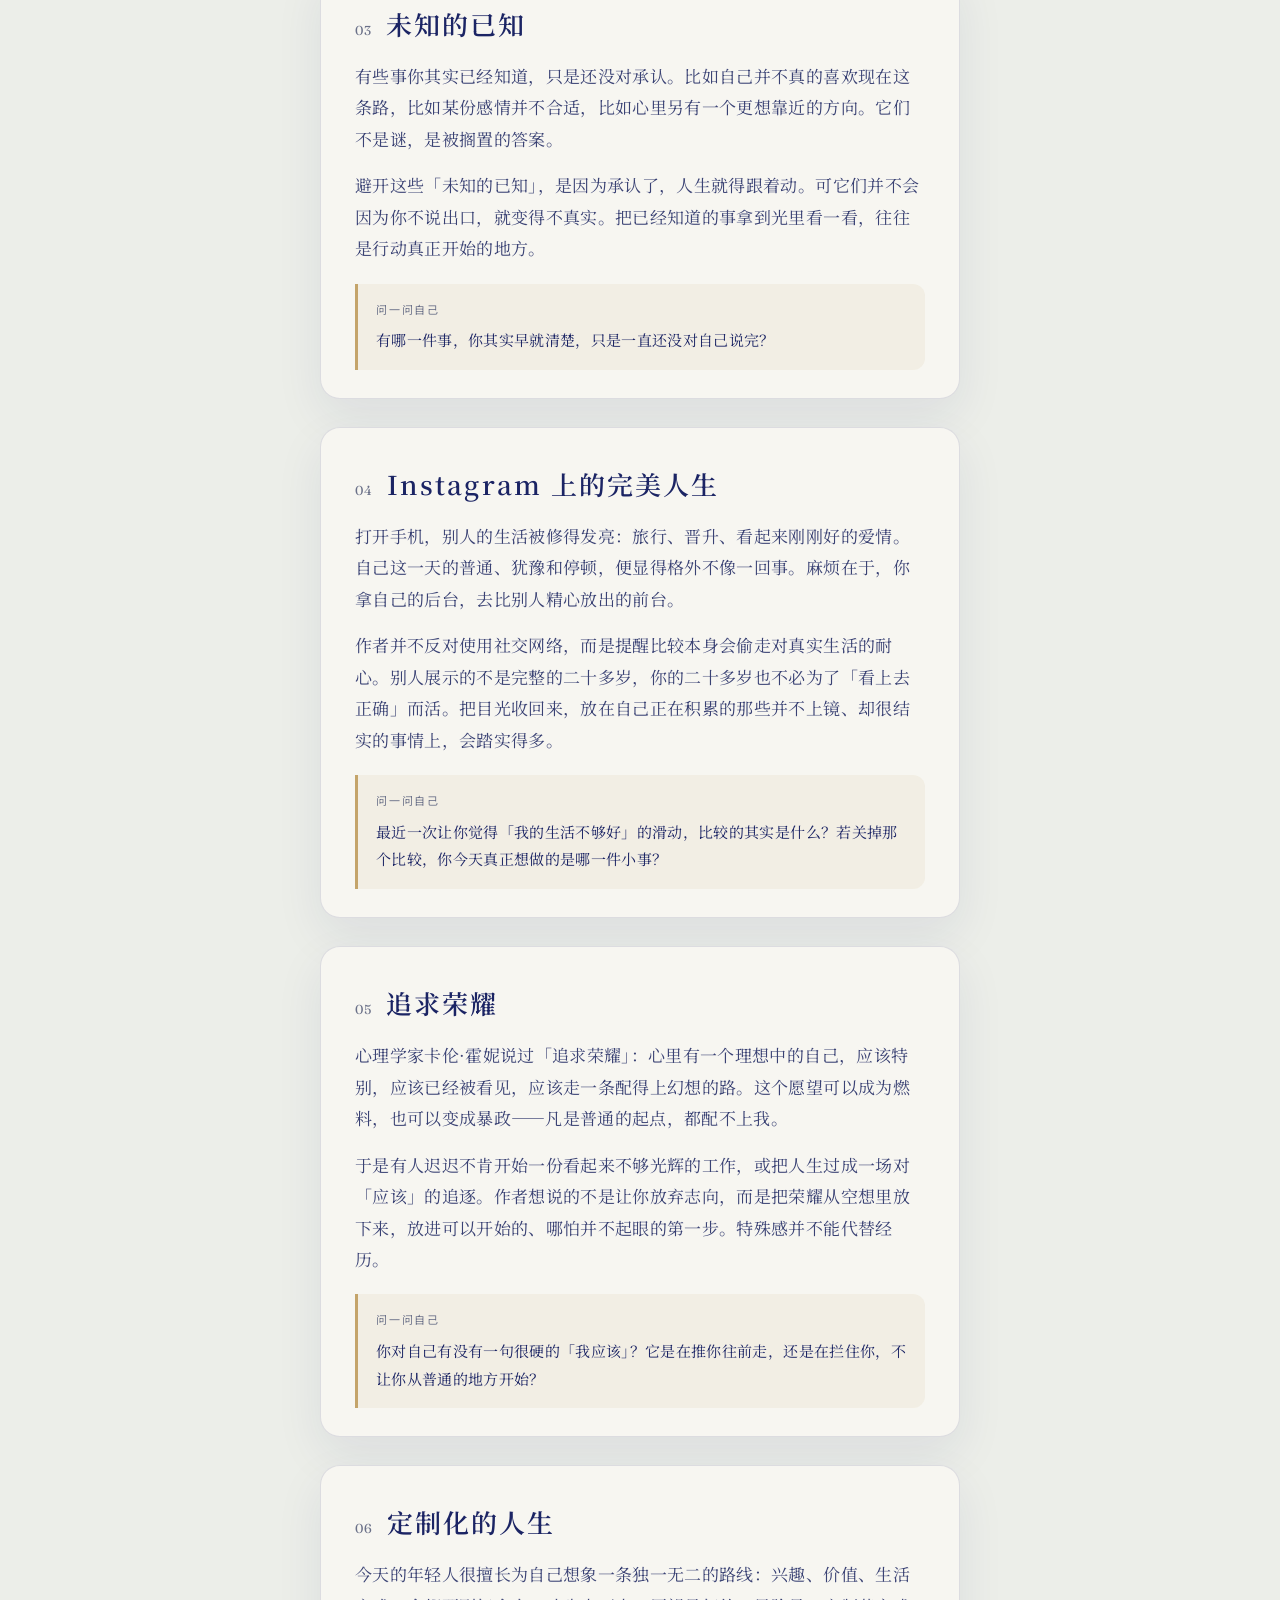
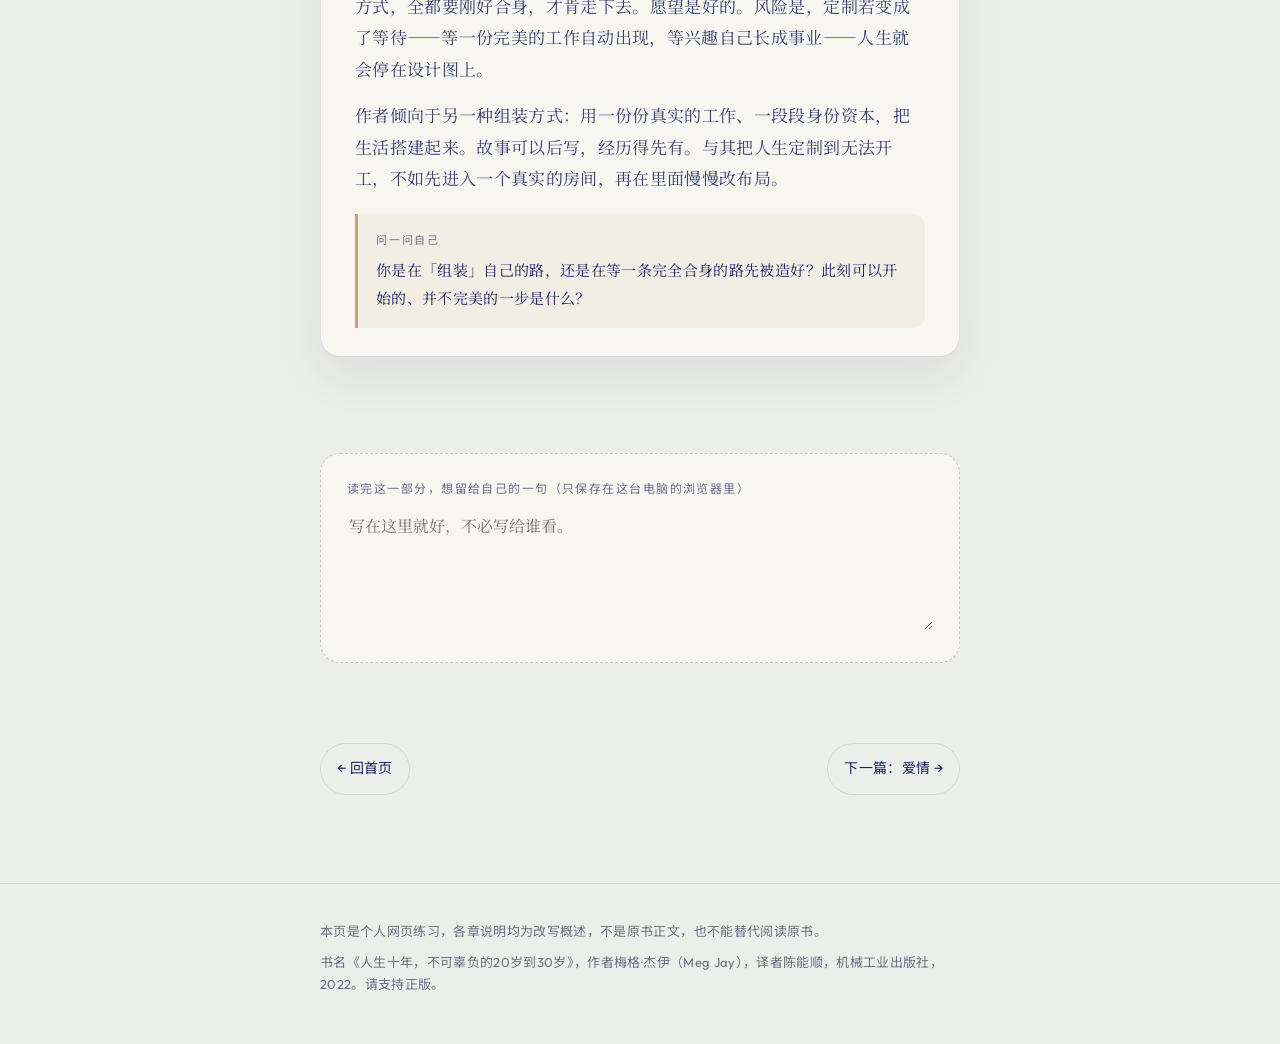
<file: work.html>
<!DOCTYPE html>
<html lang="zh-CN">
<head>
  <meta charset="UTF-8">
  <meta name="viewport" content="width=device-width, initial-scale=1">
  <title>工作 · 十年之间</title>
  <link rel="preconnect" href="https://fonts.googleapis.com">
  <link rel="preconnect" href="https://fonts.gstatic.com" crossorigin>
  <link href="https://fonts.googleapis.com/css2?family=Fraunces:ital,opsz,wght@0,9..144,400;0,9..144,500;1,9..144,400&family=Noto+Sans+SC:wght@400;500&family=Noto+Serif+SC:wght@400;600&family=Outfit:wght@400;500&display=swap" rel="stylesheet">
  <link rel="stylesheet" href="css/style.css">
</head>
<body>
  <header class="site-header">
    <div class="wrap">
      <a class="brand" href="index.html">
        <span class="brand-kicker">A reading page</span>
        <span class="brand-name">十年之间</span>
      </a>
      <nav class="nav" aria-label="栏目">
        <a href="index.html">首页</a>
        <a href="work.html" aria-current="page">工作</a>
        <a href="love.html">爱情</a>
        <a href="mind.html">大脑与身体</a>
      </nav>
      <div style="display:flex;gap:8px;align-items:center;">
        <button class="icon-btn" type="button" data-theme-toggle aria-label="切换夜间模式">
          <svg width="18" height="18" viewBox="0 0 24 24" fill="none" stroke="currentColor" stroke-width="1.6" aria-hidden="true">
            <circle cx="12" cy="12" r="4"></circle>
            <path d="M12 3v2M12 19v2M3 12h2M19 12h2M5.6 5.6l1.4 1.4M17 17l1.4 1.4M18.4 5.6L17 7M7 17l-1.4 1.4"></path>
          </svg>
        </button>
        <button class="icon-btn menu-btn" type="button" data-menu-toggle aria-label="打开菜单" aria-expanded="false">
          <svg width="18" height="18" viewBox="0 0 24 24" fill="none" stroke="currentColor" stroke-width="1.6" aria-hidden="true">
            <path d="M4 7h16M4 12h16M4 17h16"></path>
          </svg>
        </button>
      </div>
    </div>
  </header>

  <main>
    <header class="part-hero narrow">
      <p class="crumb"><a href="index.html">十年之间</a> / 工作</p>
      <p class="eyebrow">PART ONE</p>
      <h1>工作</h1>
      <p class="section-lead">这一部分谈的不是「马上成功」，而是你如何一点一点变成一个在世界里站得住的人。身份会在做事里长出来，机会也常常来自那些并不那么亲的人。</p>
    </header>

    <div class="chapters narrow">
      <article class="chapter reveal" id="c1">
        <div class="chapter-head">
          <span class="chap-no">01</span>
          <h2>身份资本</h2>
        </div>
        <p>「身份资本」可以先简单地想成：你已经拥有、并且能被看见的那些东西。学位、项目、一份认真做完的工作，可以写进简历；待人的方式、扛过一件难事之后留下的判断力，则更私密，但同样算数。它们像一种成年世界里的货币，后来可以拿去兑换下一段机会。</p>
        <p>流行说法常把「找自己」和「先去积累」对立起来，好像必须先完成一场身份危机，再开始正经做事。作者的提醒是：这两件事可以同时发生。只工作、从不问自己是谁，会空；只在心里找自己、却不往外堆一点真实的经历，也会空。先选一份身份资本含量更高的路，往往比选一份仅仅轻松的路，更能把人生向前推一格。</p>
        <div class="ask">
          <span class="ask-label">问一问自己</span>
          此刻已经在你身上的，有哪些算身份资本？接下来最想认真积累的三样是什么？
        </div>
      </article>

      <article class="chapter reveal" id="c2">
        <div class="chapter-head">
          <span class="chap-no">02</span>
          <h2>弱连接</h2>
        </div>
        <p>好机会很少只在最亲的朋友圈里打转。社会学家格兰诺维特写过「弱连接的力量」：那些你不算熟的人——以前的老师、只见过一面的朋友的朋友、一位路过的同事——正因为和你生活在不同的圈子，才更可能带来你不知道的消息。</p>
        <p>向弱连接求助，并不是走后门。它更像借用一群人分散在各处的眼睛。作者也提醒：求助时把问题收窄，说明你已有的积累、你需要的是哪一种帮助，对方才容易伸手。二十多岁能给自己创造的一种好运气，常常就是鼓起勇气，向一个并不那么熟的人开口。</p>
        <div class="ask">
          <span class="ask-label">问一问自己</span>
          你的生活里有哪五位「不算熟、但也许知道你不知道的事」的人？最近一次，你向其中谁请过忙？
        </div>
      </article>

      <article class="chapter reveal" id="c3">
        <div class="chapter-head">
          <span class="chap-no">03</span>
          <h2>未知的已知</h2>
        </div>
        <p>有些事你其实已经知道，只是还没对承认。比如自己并不真的喜欢现在这条路，比如某份感情并不合适，比如心里另有一个更想靠近的方向。它们不是谜，是被搁置的答案。</p>
        <p>避开这些「未知的已知」，是因为承认了，人生就得跟着动。可它们并不会因为你不说出口，就变得不真实。把已经知道的事拿到光里看一看，往往是行动真正开始的地方。</p>
        <div class="ask">
          <span class="ask-label">问一问自己</span>
          有哪一件事，你其实早就清楚，只是一直还没对自己说完？
        </div>
      </article>

      <article class="chapter reveal" id="c4">
        <div class="chapter-head">
          <span class="chap-no">04</span>
          <h2>Instagram 上的完美人生</h2>
        </div>
        <p>打开手机，别人的生活被修得发亮：旅行、晋升、看起来刚刚好的爱情。自己这一天的普通、犹豫和停顿，便显得格外不像一回事。麻烦在于，你拿自己的后台，去比别人精心放出的前台。</p>
        <p>作者并不反对使用社交网络，而是提醒比较本身会偷走对真实生活的耐心。别人展示的不是完整的二十多岁，你的二十多岁也不必为了「看上去正确」而活。把目光收回来，放在自己正在积累的那些并不上镜、却很结实的事情上，会踏实得多。</p>
        <div class="ask">
          <span class="ask-label">问一问自己</span>
          最近一次让你觉得「我的生活不够好」的滑动，比较的其实是什么？若关掉那个比较，你今天真正想做的是哪一件小事？
        </div>
      </article>

      <article class="chapter reveal" id="c5">
        <div class="chapter-head">
          <span class="chap-no">05</span>
          <h2>追求荣耀</h2>
        </div>
        <p>心理学家卡伦·霍妮说过「追求荣耀」：心里有一个理想中的自己，应该特别，应该已经被看见，应该走一条配得上幻想的路。这个愿望可以成为燃料，也可以变成暴政——凡是普通的起点，都配不上我。</p>
        <p>于是有人迟迟不肯开始一份看起来不够光辉的工作，或把人生过成一场对「应该」的追逐。作者想说的不是让你放弃志向，而是把荣耀从空想里放下来，放进可以开始的、哪怕并不起眼的第一步。特殊感并不能代替经历。</p>
        <div class="ask">
          <span class="ask-label">问一问自己</span>
          你对自己有没有一句很硬的「我应该」？它是在推你往前走，还是在拦住你，不让你从普通的地方开始？
        </div>
      </article>

      <article class="chapter reveal" id="c6">
        <div class="chapter-head">
          <span class="chap-no">06</span>
          <h2>定制化的人生</h2>
        </div>
        <p>今天的年轻人很擅长为自己想象一条独一无二的路线：兴趣、价值、生活方式，全都要刚好合身，才肯走下去。愿望是好的。风险是，定制若变成了等待——等一份完美的工作自动出现，等兴趣自己长成事业——人生就会停在设计图上。</p>
        <p>作者倾向于另一种组装方式：用一份份真实的工作、一段段身份资本，把生活搭建起来。故事可以后写，经历得先有。与其把人生定制到无法开工，不如先进入一个真实的房间，再在里面慢慢改布局。</p>
        <div class="ask">
          <span class="ask-label">问一问自己</span>
          你是在「组装」自己的路，还是在等一条完全合身的路先被造好？此刻可以开始的、并不完美的一步是什么？
        </div>
      </article>
    </div>

    <div class="narrow">
      <div class="note-box">
        <label for="note">读完这一部分，想留给自己的一句（只保存在这台电脑的浏览器里）</label>
        <textarea id="note" data-note="work.html" placeholder="写在这里就好，不必写给谁看。"></textarea>
      </div>
      <nav class="pager">
        <a href="index.html">← 回首页</a>
        <a href="love.html">下一篇：爱情 →</a>
      </nav>
    </div>
  </main>

  <footer class="site-footer">
    <div class="narrow">
      <p>本页是个人网页练习，各章说明均为改写概述，不是原书正文，也不能替代阅读原书。</p>
      <p>书名《人生十年，不可辜负的20岁到30岁》，作者梅格·杰伊（Meg Jay），译者陈能顺，机械工业出版社，2022。请支持正版。</p>
    </div>
  </footer>
  <script src="js/main.js"></script>
</body>
</html>
</file>
<file: css/style.css>
/* =========================================================
   《人生十年》读书网页 · 样式表
   给初学者：这个文件负责“看起来怎么样”。
   HTML 负责内容结构，JS 负责交互，CSS 负责颜色、字体、排版和布局。
   ========================================================= */

/* ---------- 1. 设计变量：改这里，整站气质会一起变 ---------- */
:root {
  --bg: #eceee9;
  --paper: #f7f6f1;
  --ink: #1b2464;
  --ink-soft: #3a4274;
  --muted: #6a7088;
  --line: rgba(27, 36, 100, 0.12);
  --line-strong: rgba(27, 36, 100, 0.22);
  --cyan: #4ec4bf;
  --cyan-deep: #2a8f8b;
  --rose: #c47a72;
  --sage: #5f8a76;
  --gold: #c4a46a;
  --shadow: 0 18px 48px rgba(27, 36, 100, 0.08);
  --radius: 20px;
  --header-h: 64px;
  --measure: 40rem;
  --font-serif: "Noto Serif SC", "Songti SC", "SimSun", serif;
  --font-en: "Fraunces", "Noto Serif SC", serif;
  --font-sans: "Outfit", "Noto Sans SC", "PingFang SC", sans-serif;
  --ease: cubic-bezier(0.22, 1, 0.36, 1);
}

/* 夜间模式：给 html 加上 data-theme="night" 就会启用 */
[data-theme="night"] {
  --bg: #121525;
  --paper: #1a1d30;
  --ink: #eceaf3;
  --ink-soft: #c6c8d8;
  --muted: #9aa0b8;
  --line: rgba(236, 234, 243, 0.12);
  --line-strong: rgba(236, 234, 243, 0.22);
  --cyan: #6fdcd6;
  --cyan-deep: #9aeee9;
  --rose: #e0a39c;
  --sage: #8fbfab;
  --gold: #e0c58a;
  --shadow: 0 18px 48px rgba(0, 0, 0, 0.35);
}

/* ---------- 2. 基础重置与页面底色 ---------- */
*,
*::before,
*::after {
  box-sizing: border-box;
}

html {
  scroll-behavior: smooth;
}

body {
  margin: 0;
  min-height: 100vh;
  background:
    radial-gradient(1200px 600px at 10% -10%, rgba(78, 196, 191, 0.16), transparent 50%),
    radial-gradient(900px 500px at 100% 0%, rgba(196, 164, 106, 0.1), transparent 46%),
    var(--bg);
  color: var(--ink);
  font-family: var(--font-serif);
  font-size: 17px;
  line-height: 1.85;
  letter-spacing: 0.02em;
  text-rendering: optimizeLegibility;
  -webkit-font-smoothing: antialiased;
}

/* 减弱动效：尊重系统的“减少动态效果”设置。
   注意：关掉动画时，必须把 .reveal 的透明度设回 1，否则内容会一直看不见。 */
@media (prefers-reduced-motion: reduce) {
  html { scroll-behavior: auto; }
  *, *::before, *::after {
    animation: none !important;
    transition: none !important;
  }
  .reveal { opacity: 1; transform: none; }
}

img, svg { max-width: 100%; display: block; }
a { color: inherit; }
button { font: inherit; color: inherit; background: none; border: 0; cursor: pointer; }

/* ---------- 3. 布局辅助 ---------- */
.wrap {
  width: min(1120px, calc(100% - 40px));
  margin-inline: auto;
}

.narrow {
  width: min(var(--measure), calc(100% - 40px));
  margin-inline: auto;
}

/* ---------- 4. 顶栏 ---------- */
.site-header {
  position: sticky;
  top: 0;
  z-index: 20;
  height: var(--header-h);
  display: flex;
  align-items: center;
  backdrop-filter: blur(16px);
  background: color-mix(in srgb, var(--bg) 78%, transparent);
  border-bottom: 1px solid var(--line);
}

.site-header .wrap {
  display: flex;
  align-items: center;
  justify-content: space-between;
  gap: 16px;
}

.brand {
  text-decoration: none;
  display: flex;
  flex-direction: column;
  line-height: 1.15;
}

.brand-kicker {
  font-family: var(--font-sans);
  font-size: 10px;
  letter-spacing: 0.22em;
  text-transform: uppercase;
  color: var(--muted);
}

.brand-name {
  font-family: var(--font-serif);
  font-weight: 600;
  font-size: 16px;
}

.nav {
  display: flex;
  align-items: center;
  gap: 6px;
}

.nav a {
  text-decoration: none;
  font-family: var(--font-sans);
  font-size: 14px;
  padding: 8px 12px;
  border-radius: 999px;
  color: var(--ink-soft);
}

.nav a:hover,
.nav a[aria-current="page"] {
  background: color-mix(in srgb, var(--cyan) 18%, transparent);
  color: var(--ink);
}

.icon-btn {
  width: 40px;
  height: 40px;
  border-radius: 50%;
  display: grid;
  place-items: center;
  border: 1px solid var(--line);
}

.icon-btn:hover {
  border-color: var(--line-strong);
  background: var(--paper);
}

.menu-btn { display: none; }

/* ---------- 5. 封面英雄区 ---------- */
.hero {
  padding: 72px 0 40px;
  display: grid;
  grid-template-columns: 1.05fr 0.95fr;
  gap: 48px;
  align-items: center;
}

.hero-art {
  background: var(--paper);
  border-radius: 28px;
  border: 1px solid var(--line);
  box-shadow: var(--shadow);
  min-height: 520px;
  padding: 36px 32px 28px;
  position: relative;
  overflow: hidden;
}

.hero-art svg { width: 100%; height: auto; }

.eyebrow {
  font-family: var(--font-sans);
  font-size: 12px;
  letter-spacing: 0.18em;
  text-transform: uppercase;
  color: var(--cyan-deep);
  margin: 0 0 16px;
}

.hero h1 {
  margin: 0;
  font-weight: 600;
  font-size: clamp(40px, 6vw, 72px);
  line-height: 1.12;
  letter-spacing: 0.14em;
}

.hero-sub {
  margin: 18px 0 0;
  font-size: clamp(18px, 2.2vw, 26px);
  letter-spacing: 0.16em;
  color: var(--ink-soft);
}

.hero-meta {
  margin-top: 28px;
  font-family: var(--font-sans);
  font-size: 14px;
  color: var(--muted);
  display: flex;
  flex-wrap: wrap;
  gap: 10px 18px;
}

.hero-en {
  font-family: var(--font-en);
  font-style: italic;
  font-weight: 400;
  font-size: 22px;
  color: var(--ink-soft);
  margin-top: 10px;
  letter-spacing: 0.02em;
}

.cta-row {
  display: flex;
  flex-wrap: wrap;
  gap: 12px;
  margin-top: 36px;
}

.btn {
  display: inline-flex;
  align-items: center;
  gap: 8px;
  text-decoration: none;
  font-family: var(--font-sans);
  font-size: 14px;
  padding: 12px 18px;
  border-radius: 999px;
  border: 1px solid var(--line-strong);
  transition: transform 0.35s var(--ease), background 0.35s var(--ease);
}

.btn:hover { transform: translateY(-1px); }

.btn-solid {
  background: var(--ink);
  color: var(--bg);
  border-color: var(--ink);
}

[data-theme="night"] .btn-solid {
  background: var(--cyan);
  color: #121525;
  border-color: var(--cyan);
}

/* ---------- 6. 信件体与正文 ---------- */
.letter,
.prose {
  background: var(--paper);
  border: 1px solid var(--line);
  border-radius: var(--radius);
  padding: 44px 48px;
  box-shadow: var(--shadow);
}

.letter p,
.prose p {
  margin: 0 0 1.15em;
}

.letter p:last-child,
.prose p:last-child { margin-bottom: 0; }

.signed {
  margin-top: 8px;
  color: var(--muted);
  font-style: italic;
}

.section {
  padding: 72px 0;
}

.section-title {
  margin: 0 0 10px;
  font-size: clamp(26px, 3vw, 36px);
  letter-spacing: 0.12em;
  font-weight: 600;
}

.section-lead {
  margin: 0 0 32px;
  color: var(--ink-soft);
  max-width: 36rem;
}

.fact {
  display: grid;
  grid-template-columns: auto 1fr;
  gap: 28px;
  align-items: start;
}

.fact-num {
  font-family: var(--font-en);
  font-weight: 500;
  font-size: clamp(64px, 8vw, 96px);
  line-height: 0.85;
  color: var(--cyan-deep);
  letter-spacing: -0.04em;
}

.fact small {
  display: block;
  margin-top: 16px;
  font-family: var(--font-sans);
  font-size: 12px;
  color: var(--muted);
  letter-spacing: 0.02em;
  line-height: 1.6;
}

/* ---------- 7. 三个部分入口卡片 ---------- */
.part-grid {
  display: grid;
  grid-template-columns: repeat(3, minmax(0, 1fr));
  gap: 20px;
}

.part-card {
  background: var(--paper);
  border: 1px solid var(--line);
  border-radius: var(--radius);
  padding: 28px 26px 24px;
  text-decoration: none;
  display: flex;
  flex-direction: column;
  min-height: 280px;
  box-shadow: var(--shadow);
  transition: transform 0.4s var(--ease), border-color 0.4s var(--ease);
}

.part-card:hover {
  transform: translateY(-4px);
  border-color: var(--line-strong);
}

.part-card .n {
  font-family: var(--font-en);
  font-size: 13px;
  color: var(--muted);
  letter-spacing: 0.12em;
}

.part-card h3 {
  margin: 16px 0 10px;
  font-size: 28px;
  letter-spacing: 0.14em;
}

.part-card p {
  margin: 0;
  color: var(--ink-soft);
  flex: 1;
  font-size: 15px;
}

.part-card .more {
  margin-top: 22px;
  font-family: var(--font-sans);
  font-size: 13px;
  color: var(--cyan-deep);
}

.part-card.work { --accent: var(--cyan-deep); }
.part-card.love { --accent: var(--rose); }
.part-card.mind { --accent: var(--sage); }
.part-card .more { color: var(--accent); }

/* ---------- 8. 章节页 ---------- */
.part-hero {
  padding: 56px 0 12px;
}

.crumb {
  font-family: var(--font-sans);
  font-size: 13px;
  color: var(--muted);
  margin-bottom: 16px;
}

.crumb a { text-decoration: none; }
.crumb a:hover { color: var(--ink); }

.part-hero h1 {
  margin: 0 0 12px;
  font-size: clamp(36px, 5vw, 56px);
  letter-spacing: 0.16em;
}

.chapters {
  display: grid;
  gap: 28px;
  padding-bottom: 80px;
}

.chapter {
  background: var(--paper);
  border: 1px solid var(--line);
  border-radius: var(--radius);
  padding: 32px 34px 28px;
  box-shadow: var(--shadow);
}

.chapter-head {
  display: flex;
  align-items: baseline;
  gap: 14px;
  margin-bottom: 12px;
}

.chap-no {
  font-family: var(--font-en);
  font-variant-numeric: tabular-nums;
  font-size: 13px;
  color: var(--muted);
  letter-spacing: 0.08em;
}

.chapter h2 {
  margin: 0;
  font-size: 26px;
  letter-spacing: 0.08em;
  font-weight: 600;
}

.chapter p {
  margin: 0 0 0.9em;
  color: var(--ink-soft);
}

.chapter p:last-of-type { margin-bottom: 0; }

.ask {
  margin-top: 20px;
  padding: 16px 18px;
  border-left: 3px solid var(--gold);
  background: color-mix(in srgb, var(--gold) 10%, transparent);
  border-radius: 0 12px 12px 0;
  color: var(--ink);
  font-size: 15px;
}

.ask-label {
  display: block;
  font-family: var(--font-sans);
  font-size: 11px;
  letter-spacing: 0.16em;
  text-transform: uppercase;
  color: var(--muted);
  margin-bottom: 6px;
}

.pager {
  display: flex;
  justify-content: space-between;
  gap: 16px;
  padding: 8px 0 88px;
}

.pager a {
  text-decoration: none;
  font-family: var(--font-sans);
  font-size: 14px;
  padding: 12px 16px;
  border-radius: 999px;
  border: 1px solid var(--line);
}

.pager a:hover { background: var(--paper); }

/* ---------- 9. 页脚与笔记本 ---------- */
.site-footer {
  border-top: 1px solid var(--line);
  padding: 36px 0 48px;
  color: var(--muted);
  font-family: var(--font-sans);
  font-size: 13px;
  line-height: 1.7;
}

.site-footer p { margin: 0 0 0.7em; }
.site-footer p:last-child { margin: 0; }

.note-box {
  margin: 16px 0 72px;
  background: var(--paper);
  border: 1px dashed var(--line-strong);
  border-radius: var(--radius);
  padding: 24px 26px;
}

.note-box label {
  display: block;
  font-family: var(--font-sans);
  font-size: 12px;
  letter-spacing: 0.12em;
  color: var(--muted);
  margin-bottom: 10px;
}

.note-box textarea {
  width: 100%;
  min-height: 120px;
  resize: vertical;
  border: 0;
  background: transparent;
  color: var(--ink);
  font-family: var(--font-serif);
  font-size: 16px;
  line-height: 1.75;
  outline: none;
}

.age-row {
  display: flex;
  flex-wrap: wrap;
  align-items: center;
  gap: 10px;
  margin-top: 18px;
  font-family: var(--font-sans);
  font-size: 14px;
  color: var(--ink-soft);
}

.age-row input {
  width: 72px;
  border: 0;
  border-bottom: 1px solid var(--line-strong);
  background: transparent;
  font: inherit;
  color: var(--ink);
  text-align: center;
  padding: 4px;
  outline: none;
}

.age-msg { color: var(--cyan-deep); }

/* 轻轻浮现：默认先可见，避免动画没跑完或被关闭时内容消失 */
.reveal { opacity: 1; }
@media (prefers-reduced-motion: no-preference) {
  .reveal {
    opacity: 0;
    transform: translateY(16px);
    animation: rise 0.9s var(--ease) forwards;
  }
}

.reveal:nth-child(2) { animation-delay: 0.08s; }
.reveal:nth-child(3) { animation-delay: 0.16s; }
.reveal:nth-child(4) { animation-delay: 0.24s; }

@keyframes rise {
  to { opacity: 1; transform: none; }
}

/* ---------- 10. 响应式：手机上改成单列 ---------- */
@media (max-width: 860px) {
  .hero { grid-template-columns: 1fr; padding-top: 36px; gap: 28px; }
  .hero-art { min-height: 0; padding: 24px; }
  .part-grid { grid-template-columns: 1fr; }
  .letter, .prose { padding: 28px 22px; }
  .chapter { padding: 24px 20px; }
  .fact { grid-template-columns: 1fr; gap: 8px; }
  .menu-btn { display: grid; }
  .nav {
    display: none;
    position: absolute;
    top: var(--header-h);
    left: 0;
    right: 0;
    background: var(--paper);
    border-bottom: 1px solid var(--line);
    padding: 12px 20px 16px;
    flex-direction: column;
    align-items: stretch;
  }
  .nav.open { display: flex; }
  .site-header { position: sticky; }
}

/* 打印时去掉装饰，方便当笔记打出来 */
@media print {
  .site-header, .cta-row, .icon-btn, .pager, .menu-btn { display: none !important; }
  body { background: white; color: black; }
  .letter, .prose, .chapter, .part-card { box-shadow: none; border-color: #ddd; }
}
</file>
